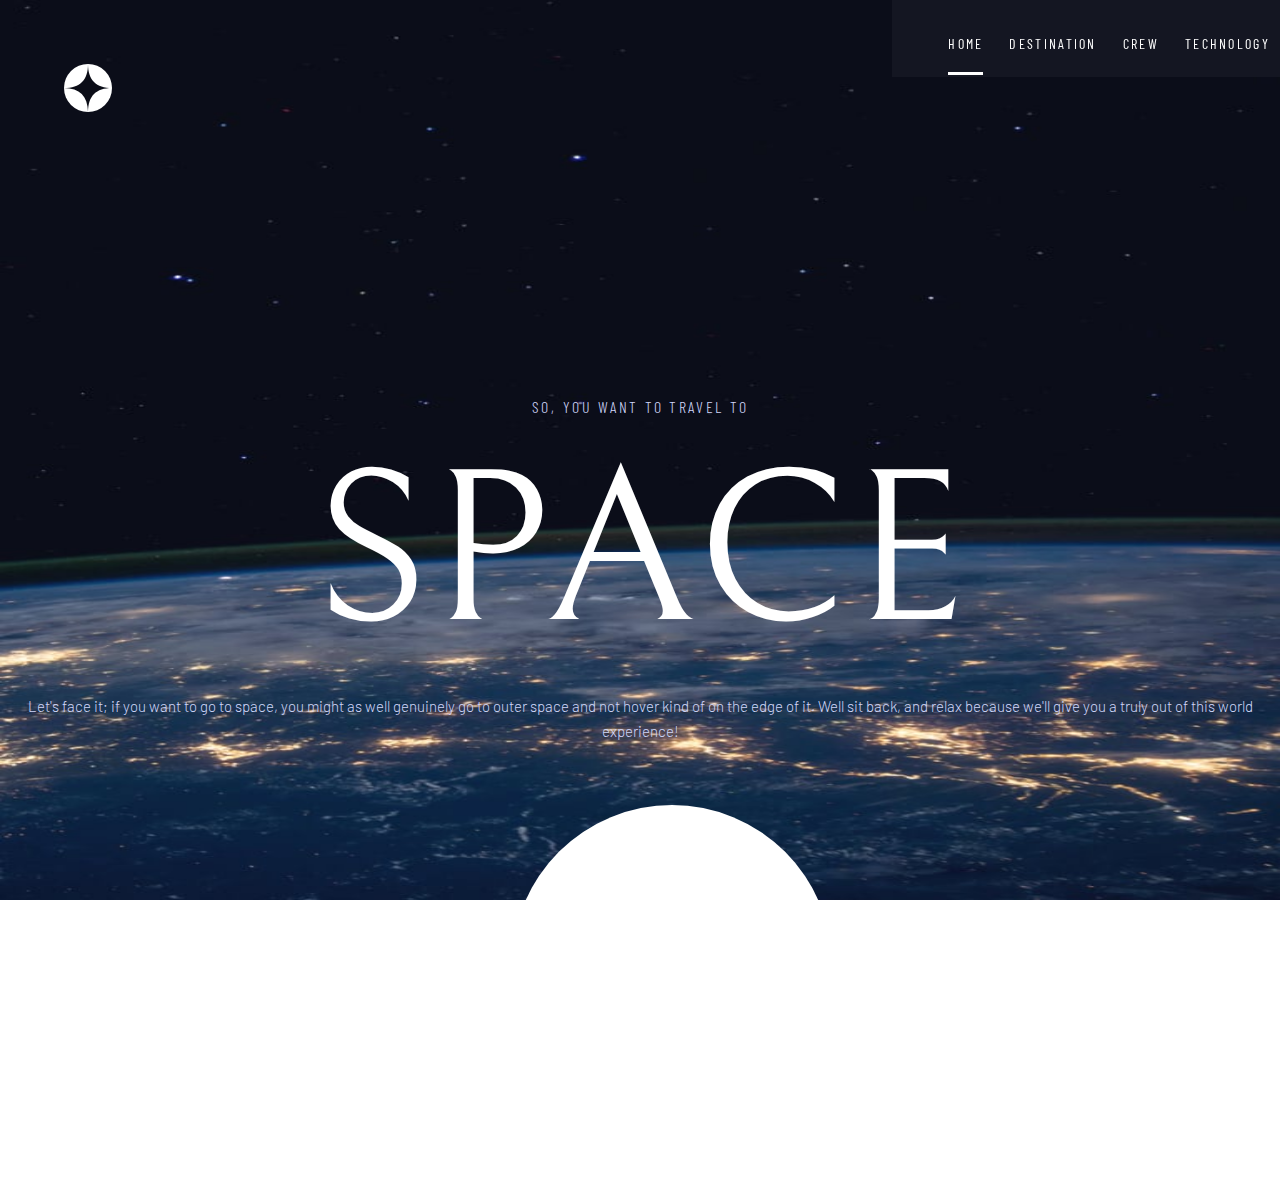
<file: index.html>
<!DOCTYPE html>
<html lang="en">

<head>
    <meta charset="UTF-8">
    <meta http-equiv="X-UA-Compatible" content="IE=edge">
    <meta name="viewport" content="width=device-width, initial-scale=1.0">
    <link rel="stylesheet" href="styles.css">
    <link rel="preconnect" href="https://fonts.googleapis.com">
    <link rel="preconnect" href="https://fonts.gstatic.com" crossorigin>
    <link href="https://fonts.googleapis.com/css2?family=Barlow:wght@300;800&display=swap" rel="stylesheet">
    <link href="https://fonts.googleapis.com/css2?family=Bellefair&display=swap" rel="stylesheet">
    <link href="https://fonts.googleapis.com/css2?family=Barlow+Condensed:wght@400;800&display=swap" rel="stylesheet">
    <title>Frontend Mentor | Space-Tourism-Website</title>
</head>

<body>
    <img src="./starter-code/assets/home/background-home-desktop.jpg" alt="bg-desktop" id="bg-desktop">
    <img src="./starter-code/assets/home/background-home-mobile.jpg" alt="bg-mobile" id="bg-mobile">
    <img src="./starter-code/assets/home/background-home-tablet.jpg" alt="bg-tablet" id="bg-tablet">

    <header>
        <nav class="navbar">
            <div class="navbar-container container">
                <div>
                    <a href="index.html"><img src="./starter-code/assets/shared/logo.svg" alt="logo" class="logo"></a>
            </div>
                <input type="checkbox" name="" id="">
                <div class="hamburger-lines">
                    <span class="line line1"></span>
                    <span class="line line2"></span>
                    <span class="line line3"></span>
                </div>
                <div class="desktop-line"></div>
                <ul class="menu-items">
                    <li><a class="current" href="./index.html"><span>00</span>Home</a></li>
                    <li><a href="./destination-moon.html"><span>01</span>Destination</a></li>
                    <li><a href="./crew-commander.html"><span>02</span>Crew</a></li>
                    <li><a href="./technology-vehicle.html"><span>03</span>Technology</a></li>
                </ul>
            </div>
        </nav>
    </header>
    <main>
        <div class="content">
            <h2>SO, YOU WANT TO TRAVEL TO</h2>
            <h1>SPACE</h1>
            <p>Let's face it; if you want to go to space, you might as well genuinely go to outer space and not hover
                kind of on the edge of it. Well sit back, and relax because we'll give you a truly out of this world
                experience!</p>
        </div>
        <div class="explore-button">
           <a href="destination-moon.html"><input type="button" id="explore" name="explore" value="explore"></a>
        </div>
    </main>
</body>

</html>
</file>
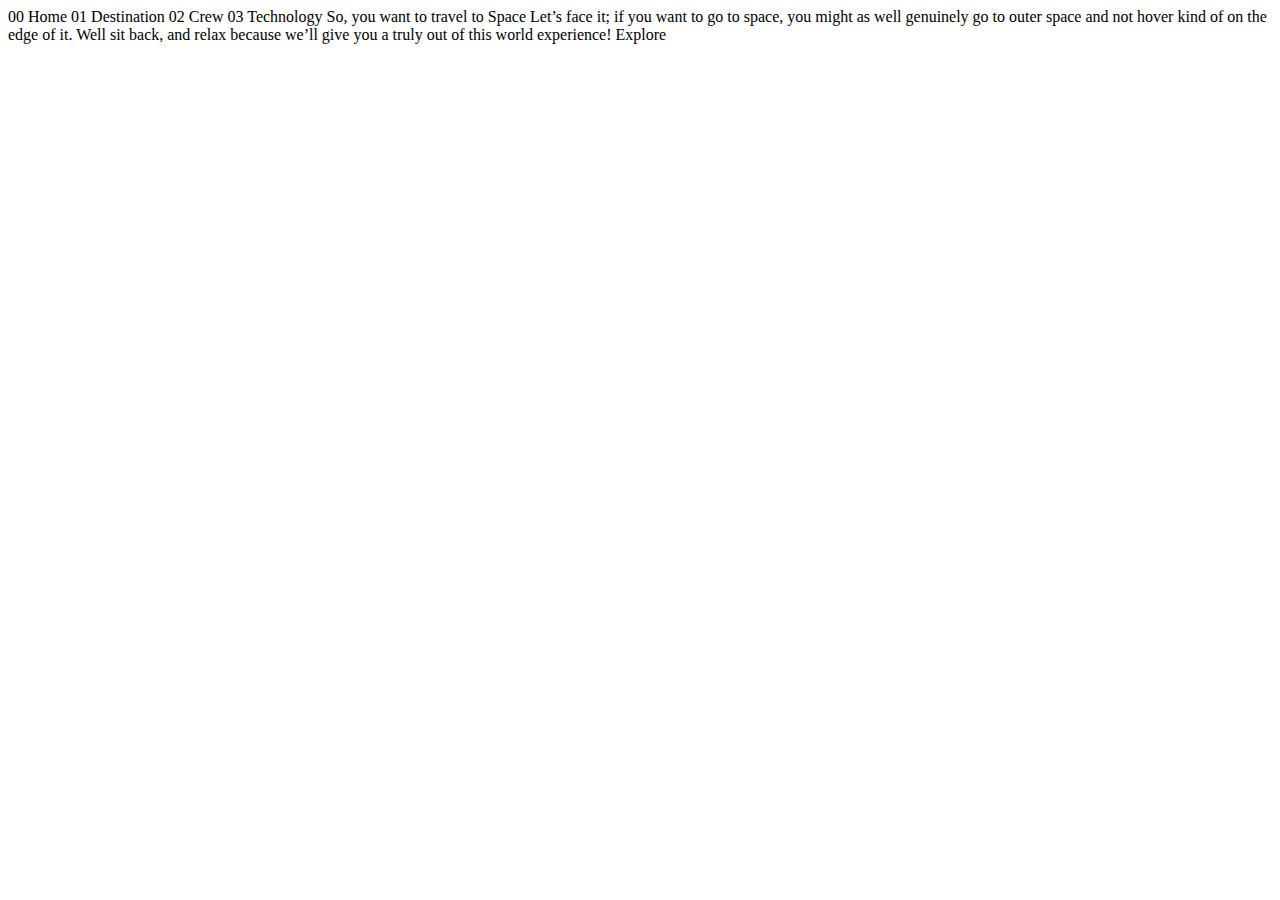
<file: starter-code/index.html>
<!DOCTYPE html>
<html lang="en">
<head>
  <meta charset="UTF-8">
  <meta name="viewport" content="width=device-width, initial-scale=1.0">

  <link rel="icon" type="image/png" sizes="32x32" href="./assets/favicon-32x32.png">
  
  <title>Frontend Mentor | Space tourism website</title>
</head>
<body>

  00 Home
  01 Destination
  02 Crew
  03 Technology

  So, you want to travel to
  Space
  Let’s face it; if you want to go to space, you might as well genuinely go to 
  outer space and not hover kind of on the edge of it. Well sit back, and relax 
  because we’ll give you a truly out of this world experience!

  Explore

</body>
</html>
</file>
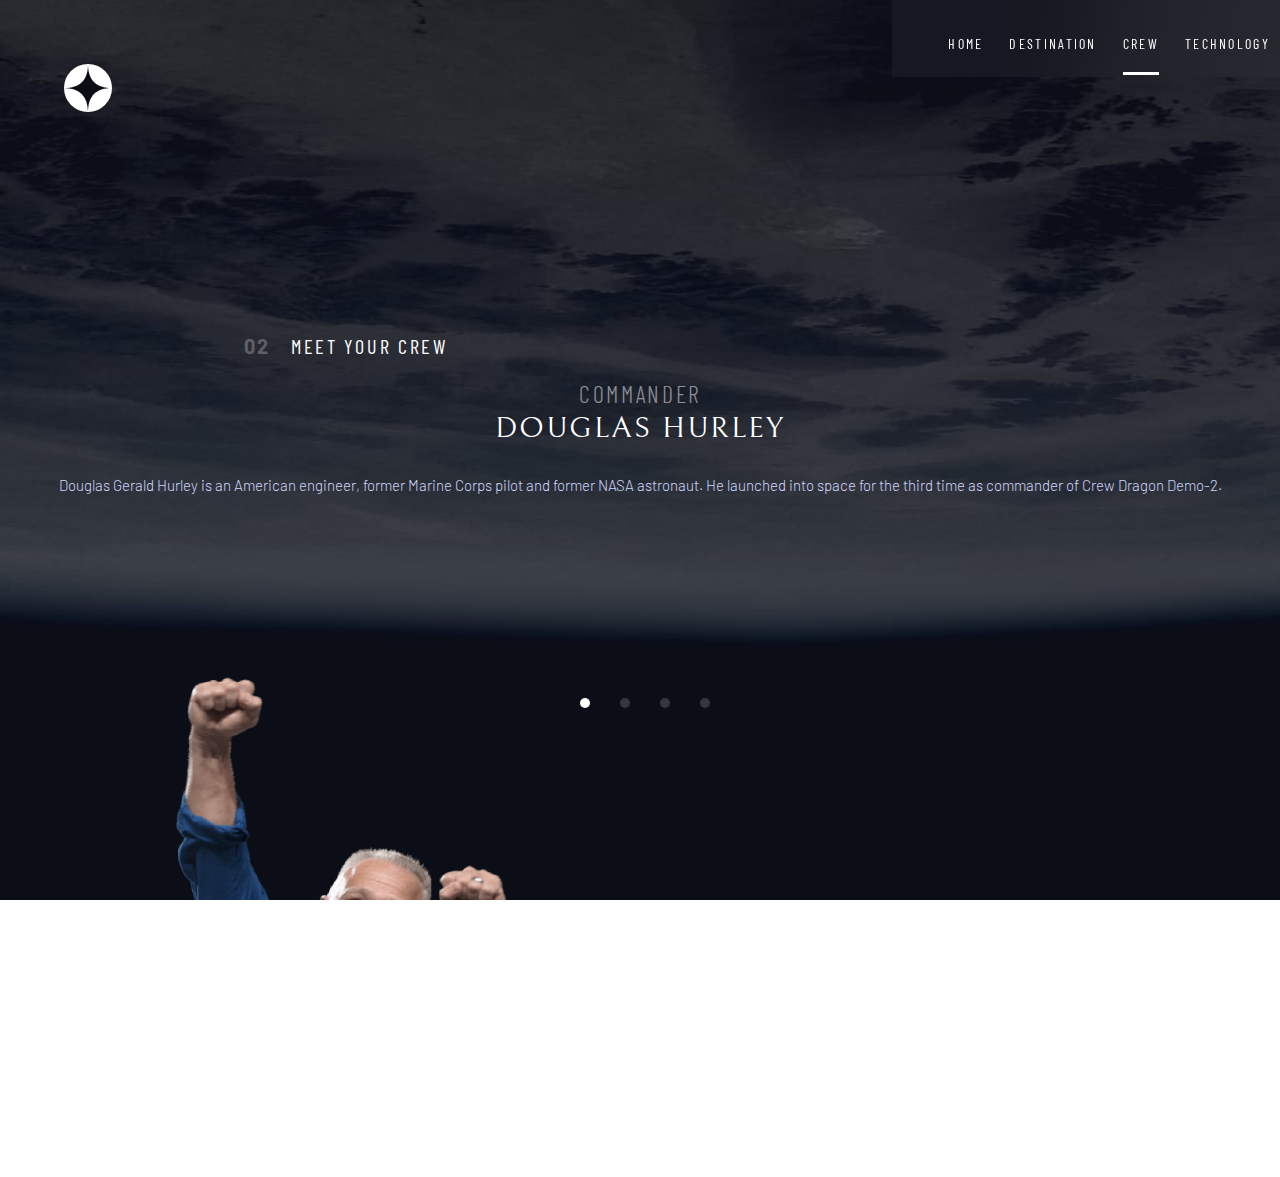
<file: crew-commander.html>
<!DOCTYPE html>
<html lang="en">
<head>
    <meta charset="UTF-8">
    <meta http-equiv="X-UA-Compatible" content="IE=edge">
    <meta name="viewport" content="width=device-width, initial-scale=1.0">
    <link rel="stylesheet" href="styles.css">
    <link rel="preconnect" href="https://fonts.googleapis.com">
<link rel="preconnect" href="https://fonts.gstatic.com" crossorigin>
<link href="https://fonts.googleapis.com/css2?family=Barlow:wght@300;800&display=swap" rel="stylesheet">
    <link href="https://fonts.googleapis.com/css2?family=Bellefair&display=swap" rel="stylesheet">
    <link href="https://fonts.googleapis.com/css2?family=Barlow+Condensed:wght@400;800&display=swap" rel="stylesheet">
    <title>Frontend Mentor | Space-Tourism-Website</title>
</head>
<body>
    <img src="./starter-code/assets/crew/background-crew-desktop.jpg" alt="background-crew-desktop" id="bg-desktop">
    <img src="./starter-code/assets/crew/background-crew-tablet.jpg" alt="background tablet crew" id="bg-tablet">
    <img src="./starter-code/assets/crew/background-crew-mobile.jpg" alt="background mobile crew" id="bg-mobile">
    <header>
        <nav class="navbar">
            <div class="navbar-container container">
                <div>
                    <a href="index.html"><img src="./starter-code/assets/shared/logo.svg" alt="logo" class="logo"></a>
            </div>
                <input type="checkbox" name="" id="">
                <div class="hamburger-lines">
                    <span class="line line1"></span>
                    <span class="line line2"></span>
                    <span class="line line3"></span>
                </div>
                <div class="desktop-line"></div>
                <ul class="menu-items">
                    <li><a href="./index.html"><span>00</span>Home</a></li>
                    <li><a href="./destination-moon.html"><span>01</span>Destination</a></li>
                    <li><a class="current" href="./crew-commander.html"><span>02</span>Crew</a></li>
                    <li><a href="./technology-vehicle.html"><span>03</span>Technology</a></li>
                </ul>
            </div>
        </nav>
    </header>

        <main>
        <div id="header-destination">
        <h2><span>02</span>MEET YOUR CREW</h2>
        <img src="./starter-code/assets/crew/image-douglas-hurley.png" alt="Image Douglas Hurley" id="crew-image">
        <div class="break-line-crew"></div>
        </div>
        <div class="crew">
            <ul>
                <li><a href="./crew-commander.html" class="point-main"><span class="point"></span></a></li>
                <li><a href="./crew-specialist.html"><span class="point"></span></a></li>
                <li><a href="./crew-pilot.html"><span class="point"></span></a></li>
                <li><a href="./crew-engineer.html"><span class="point"></span></a></li>
            </ul>
        </div>
        <div id="crew-info">
            <h2>Commander</h2>
            <h1>Douglas Hurley</h1>
            <p>Douglas Gerald Hurley is an American engineer, former Marine Corps pilot and former NASA astronaut. He launched into space for the third time as commander of Crew Dragon Demo-2.</p>
        </div> 
    </main>
</body>
</html>
</file>
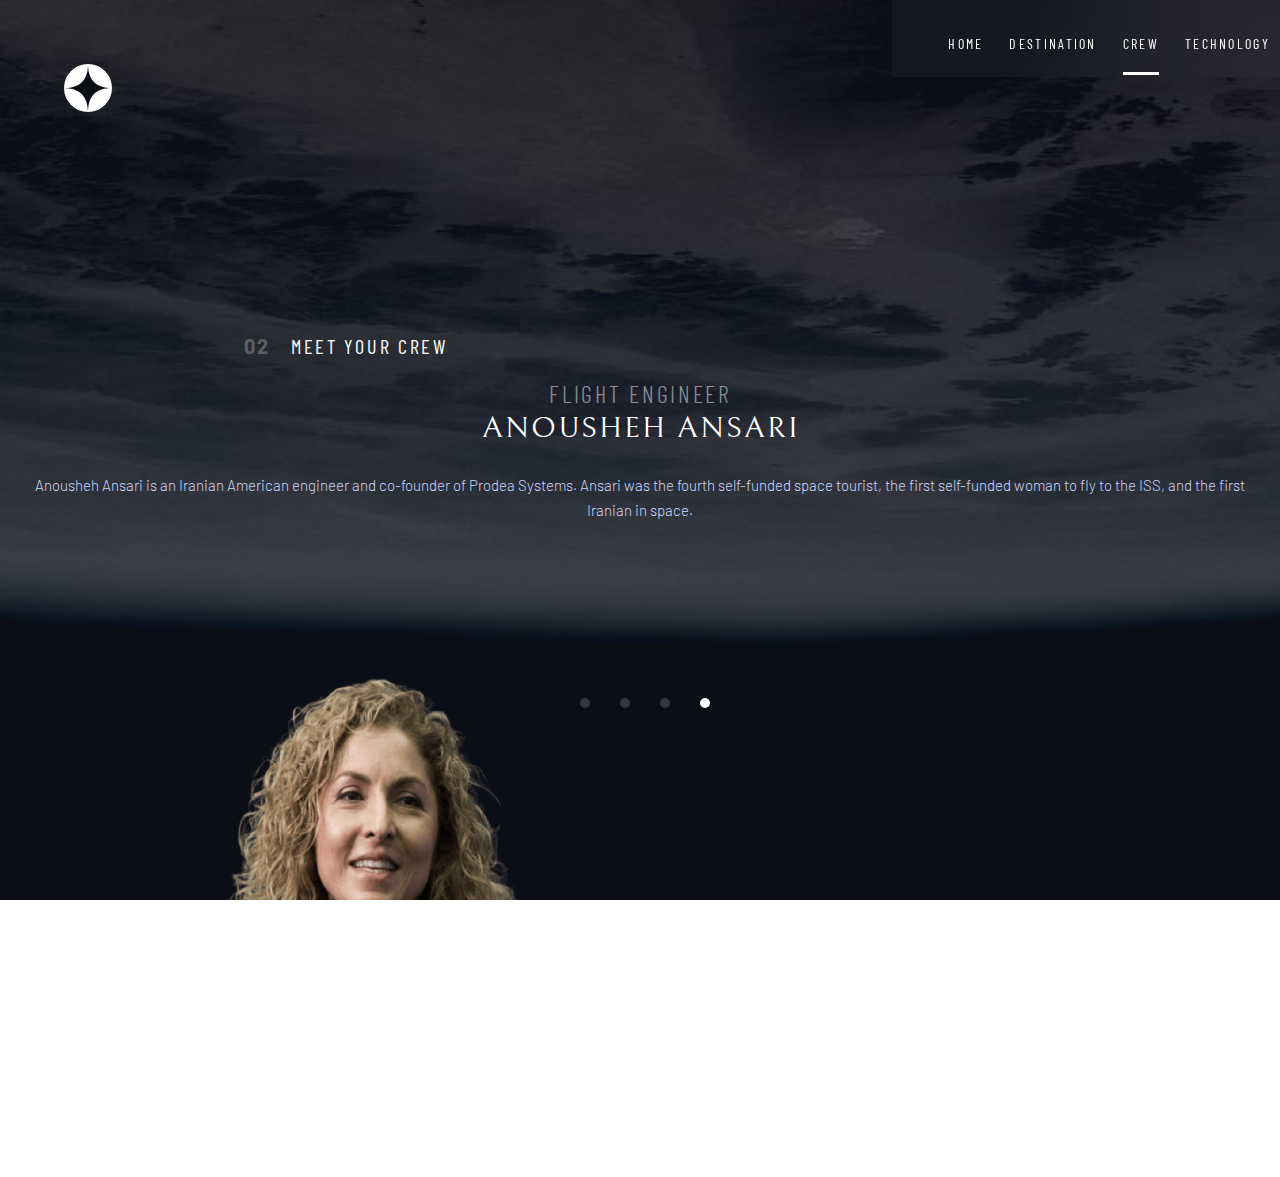
<file: crew-engineer.html>
<!DOCTYPE html>
<html lang="en">
<head>
    <meta charset="UTF-8">
    <meta http-equiv="X-UA-Compatible" content="IE=edge">
    <meta name="viewport" content="width=device-width, initial-scale=1.0">
    <link rel="stylesheet" href="styles.css">
    <link rel="preconnect" href="https://fonts.googleapis.com">
<link rel="preconnect" href="https://fonts.gstatic.com" crossorigin>
<link href="https://fonts.googleapis.com/css2?family=Barlow:wght@300;800&display=swap" rel="stylesheet">
    <link href="https://fonts.googleapis.com/css2?family=Bellefair&display=swap" rel="stylesheet">
    <link href="https://fonts.googleapis.com/css2?family=Barlow+Condensed:wght@400;800&display=swap" rel="stylesheet">
    <title>Frontend Mentor | Space-Tourism-Website</title>
</head>
<body>
    <img src="./starter-code/assets/crew/background-crew-desktop.jpg" alt="background-crew-desktop" id="bg-desktop">
    <img src="./starter-code/assets/crew/background-crew-tablet.jpg" alt="background tablet crew" id="bg-tablet">
    <img src="./starter-code/assets/crew/background-crew-mobile.jpg" alt="background mobile crew" id="bg-mobile">
    <header>
        <nav class="navbar">
            <div class="navbar-container container">
                <div>
                    <a href="index.html"><img src="./starter-code/assets/shared/logo.svg" alt="logo" class="logo"></a>
            </div>
                <input type="checkbox" name="" id="">
                <div class="hamburger-lines">
                    <span class="line line1"></span>
                    <span class="line line2"></span>
                    <span class="line line3"></span>
                </div>
                <div class="desktop-line"></div>
                <ul class="menu-items">
                    <li><a href="./index.html"><span>00</span>Home</a></li>
                    <li><a href="./destination-moon.html"><span>01</span>Destination</a></li>
                    <li><a class="current" href="./crew-commander.html"><span>02</span>Crew</a></li>
                    <li><a href="./technology-vehicle.html"><span>03</span>Technology</a></li>
                </ul>
            </div>
        </nav>
    </header>

        <main>
        <div id="header-destination">
        <h2><span>02</span>MEET YOUR CREW</h2>
        <img src="./starter-code/assets/crew/image-anousheh-ansari.png" alt="Image Anousheh Ansari" id="crew-image">
        <div class="break-line-crew"></div>
        </div>
        <div class="crew">
            <ul>
                <li><a href="./crew-commander.html"><span class="point"></span></a></li>
                <li><a href="./crew-specialist.html"><span class="point"></span></a></li>
                <li><a href="./crew-pilot.html"><span class="point"></span></a></li>
                <li><a href="./crew-engineer.html" class="point-main"><span class="point"></span></a></li>
            </ul>
        </div>
        <div id="crew-info">
            <h2>Flight Engineer</h2>
            <h1>Anousheh Ansari</h1>
            <p>Anousheh Ansari is an Iranian American engineer and co-founder of Prodea Systems. Ansari was the fourth self-funded space tourist, the first self-funded woman to fly to the ISS, and the first Iranian in space. </p>
        </div> 
    </main>
</body>
</html>
</file>
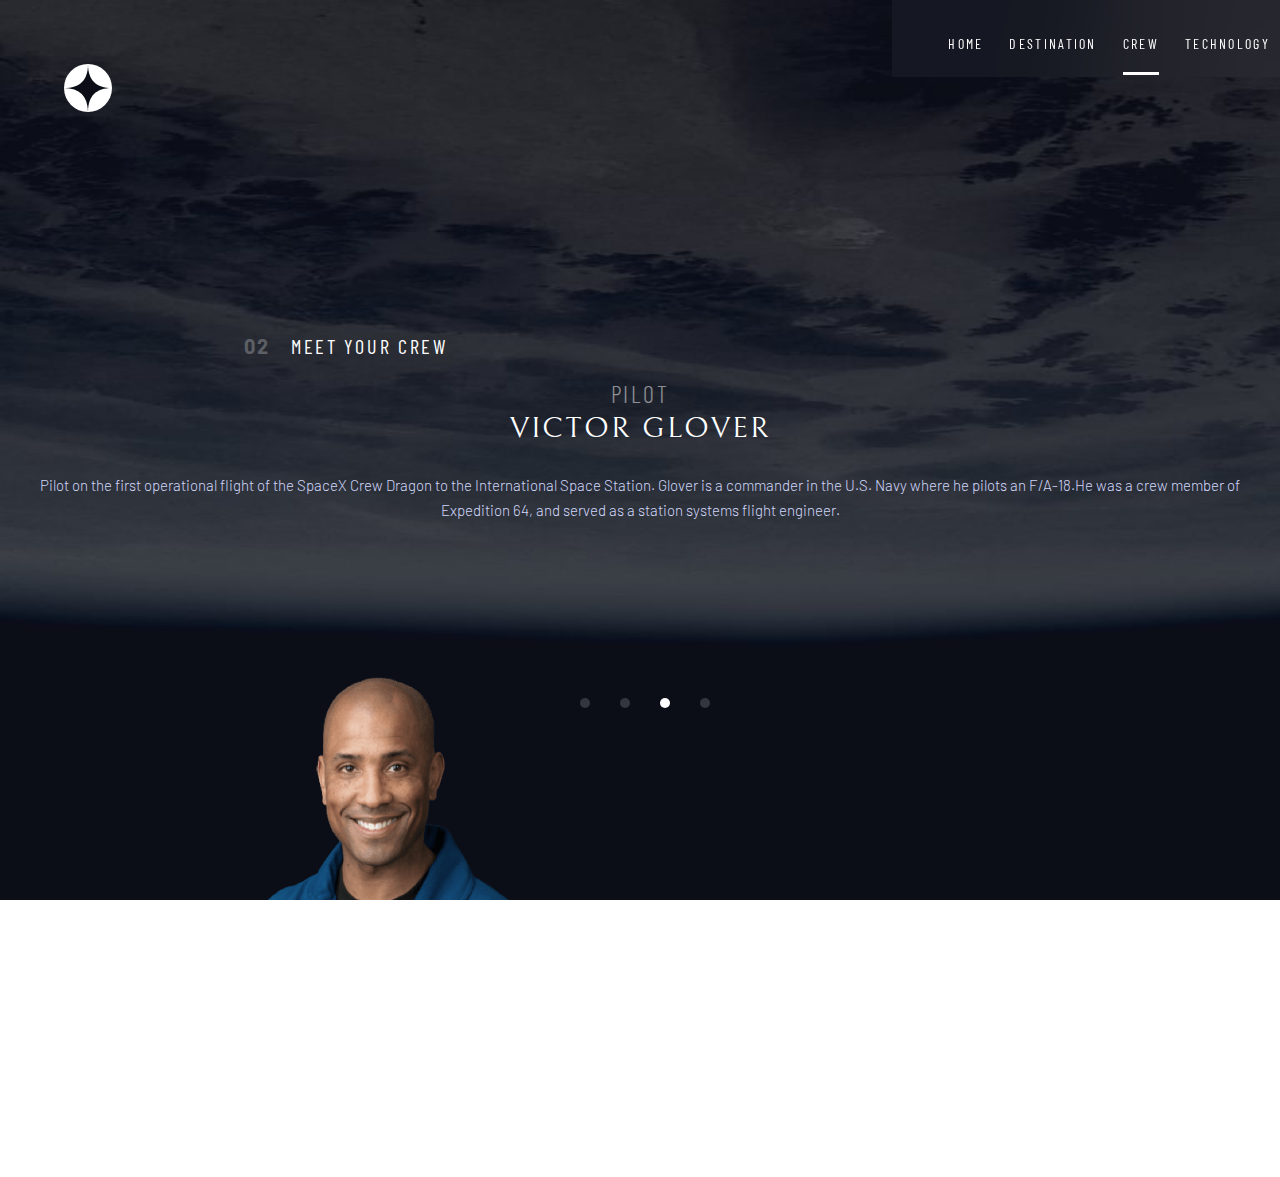
<file: crew-pilot.html>
<!DOCTYPE html>
<html lang="en">
<head>
    <meta charset="UTF-8">
    <meta http-equiv="X-UA-Compatible" content="IE=edge">
    <meta name="viewport" content="width=device-width, initial-scale=1.0">
    <link rel="stylesheet" href="styles.css">
    <link rel="preconnect" href="https://fonts.googleapis.com">
<link rel="preconnect" href="https://fonts.gstatic.com" crossorigin>
<link href="https://fonts.googleapis.com/css2?family=Barlow:wght@300;800&display=swap" rel="stylesheet">
    <link href="https://fonts.googleapis.com/css2?family=Bellefair&display=swap" rel="stylesheet">
    <link href="https://fonts.googleapis.com/css2?family=Barlow+Condensed:wght@400;800&display=swap" rel="stylesheet">
    <title>Frontend Mentor | Space-Tourism-Website</title>
</head>
<body>
    <img src="./starter-code/assets/crew/background-crew-desktop.jpg" alt="background-crew-desktop" id="bg-desktop">
    <img src="./starter-code/assets/crew/background-crew-tablet.jpg" alt="background tablet crew" id="bg-tablet">
    <img src="./starter-code/assets/crew/background-crew-mobile.jpg" alt="background mobile crew" id="bg-mobile">
    <header>
        <nav class="navbar">
            <div class="navbar-container container">
                <div>
                    <a href="index.html"><img src="./starter-code/assets/shared/logo.svg" alt="logo" class="logo"></a>
            </div>
                <input type="checkbox" name="" id="">
                <div class="hamburger-lines">
                    <span class="line line1"></span>
                    <span class="line line2"></span>
                    <span class="line line3"></span>
                </div>
                <div class="desktop-line"></div>
                <ul class="menu-items">
                    <li><a href="./index.html"><span>00</span>Home</a></li>
                    <li><a href="./destination-moon.html"><span>01</span>Destination</a></li>
                    <li><a class="current" href="./crew-commander.html"><span>02</span>Crew</a></li>
                    <li><a href="./technology-vehicle.html"><span>03</span>Technology</a></li>
                </ul>
            </div>
        </nav>
    </header>

        <main>
        <div id="header-destination">
        <h2><span>02</span>MEET YOUR CREW</h2>
        <img src="./starter-code/assets/crew/image-victor-glover.png" alt="Image Victor Glover" id="crew-image">
        <div class="break-line-crew"></div>
        </div>
        <div class="crew">
            <ul>
                <li><a href="./crew-commander.html"><span class="point"></span></a></li>
                <li><a href="./crew-specialist.html"><span class="point"></span></a></li>
                <li><a href="./crew-pilot.html" class="point-main"><span class="point"></span></a></li>
                <li><a href="./crew-engineer.html"><span class="point"></span></a></li>
            </ul>
        </div>
        <div id="crew-info">
            <h2>Pilot</h2>
            <h1>Victor Glover</h1>
            <p>Pilot on the first operational flight of the SpaceX Crew Dragon to the International Space Station. Glover is a commander in the U.S. Navy where he pilots an F/A-18.He was a crew member of Expedition 64, and served as a station systems flight engineer. </p>
        </div> 
    </main>
</body>
</html>
</file>
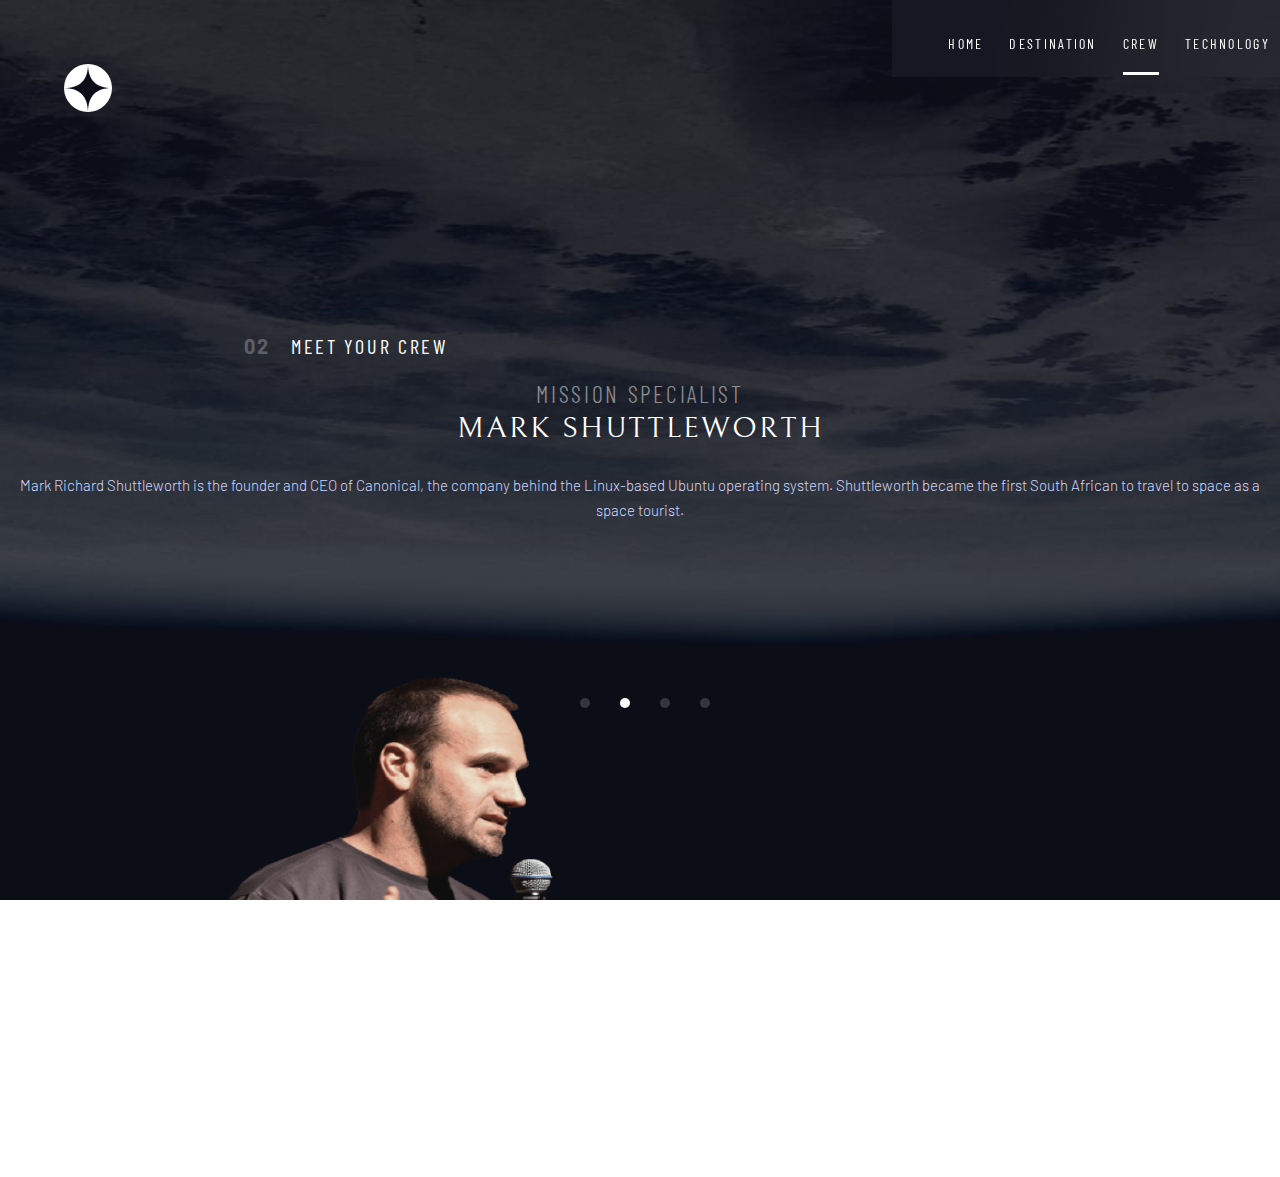
<file: crew-specialist.html>
<!DOCTYPE html>
<html lang="en">
<head>
    <meta charset="UTF-8">
    <meta http-equiv="X-UA-Compatible" content="IE=edge">
    <meta name="viewport" content="width=device-width, initial-scale=1.0">
    <link rel="stylesheet" href="styles.css">
    <link rel="preconnect" href="https://fonts.googleapis.com">
<link rel="preconnect" href="https://fonts.gstatic.com" crossorigin>
<link href="https://fonts.googleapis.com/css2?family=Barlow:wght@300;800&display=swap" rel="stylesheet">
    <link href="https://fonts.googleapis.com/css2?family=Bellefair&display=swap" rel="stylesheet">
    <link href="https://fonts.googleapis.com/css2?family=Barlow+Condensed:wght@400;800&display=swap" rel="stylesheet">
    <title>Frontend Mentor | Space-Tourism-Website</title>
</head>
<body>
    <img src="./starter-code/assets/crew/background-crew-desktop.jpg" alt="background-crew-desktop" id="bg-desktop">
    <img src="./starter-code/assets/crew/background-crew-tablet.jpg" alt="background tablet crew" id="bg-tablet">
    <img src="./starter-code/assets/crew/background-crew-mobile.jpg" alt="background mobile crew" id="bg-mobile">
    <header>
        <nav class="navbar">
            <div class="navbar-container container">
                <div>
                    <a href="index.html"><img src="./starter-code/assets/shared/logo.svg" alt="logo" class="logo"></a>
            </div>
                <input type="checkbox" name="" id="">
                <div class="hamburger-lines">
                    <span class="line line1"></span>
                    <span class="line line2"></span>
                    <span class="line line3"></span>
                </div>
                <div class="desktop-line"></div>
                <ul class="menu-items">
                    <li><a href="./index.html"><span>00</span>Home</a></li>
                    <li><a href="./destination-moon.html"><span>01</span>Destination</a></li>
                    <li><a class="current" href="./crew-commander.html"><span>02</span>Crew</a></li>
                    <li><a href="./technology-vehicle.html"><span>03</span>Technology</a></li>
                </ul>
            </div>
        </nav>
    </header>

        <main>
        <div id="header-destination">
        <h2><span>02</span>MEET YOUR CREW</h2>
        <img src="./starter-code/assets/crew/image-mark-shuttleworth.png" alt="Image Mark Shuttleworth" id="crew-image">
        <div class="break-line-crew"></div>
        </div>
        <div class="crew">
            <ul>
                <li><a href="./crew-commander.html"><span class="point"></span></a></li>
                <li><a href="./crew-specialist.html" class="point-main"><span class="point"></span></a></li>
                <li><a href="./crew-pilot.html"><span class="point"></span></a></li>
                <li><a href="./crew-engineer.html"><span class="point"></span></a></li>
            </ul>
        </div>
        <div id="crew-info">
            <h2>Mission Specialist</h2>
            <h1>Mark ShuttleWorth</h1>
            <p>Mark Richard Shuttleworth is the founder and CEO of Canonical, the company behind the Linux-based Ubuntu operating system. Shuttleworth became the first South African to travel to space as a space tourist.</p>
        </div> 
    </main>
</body>
</html>
</file>
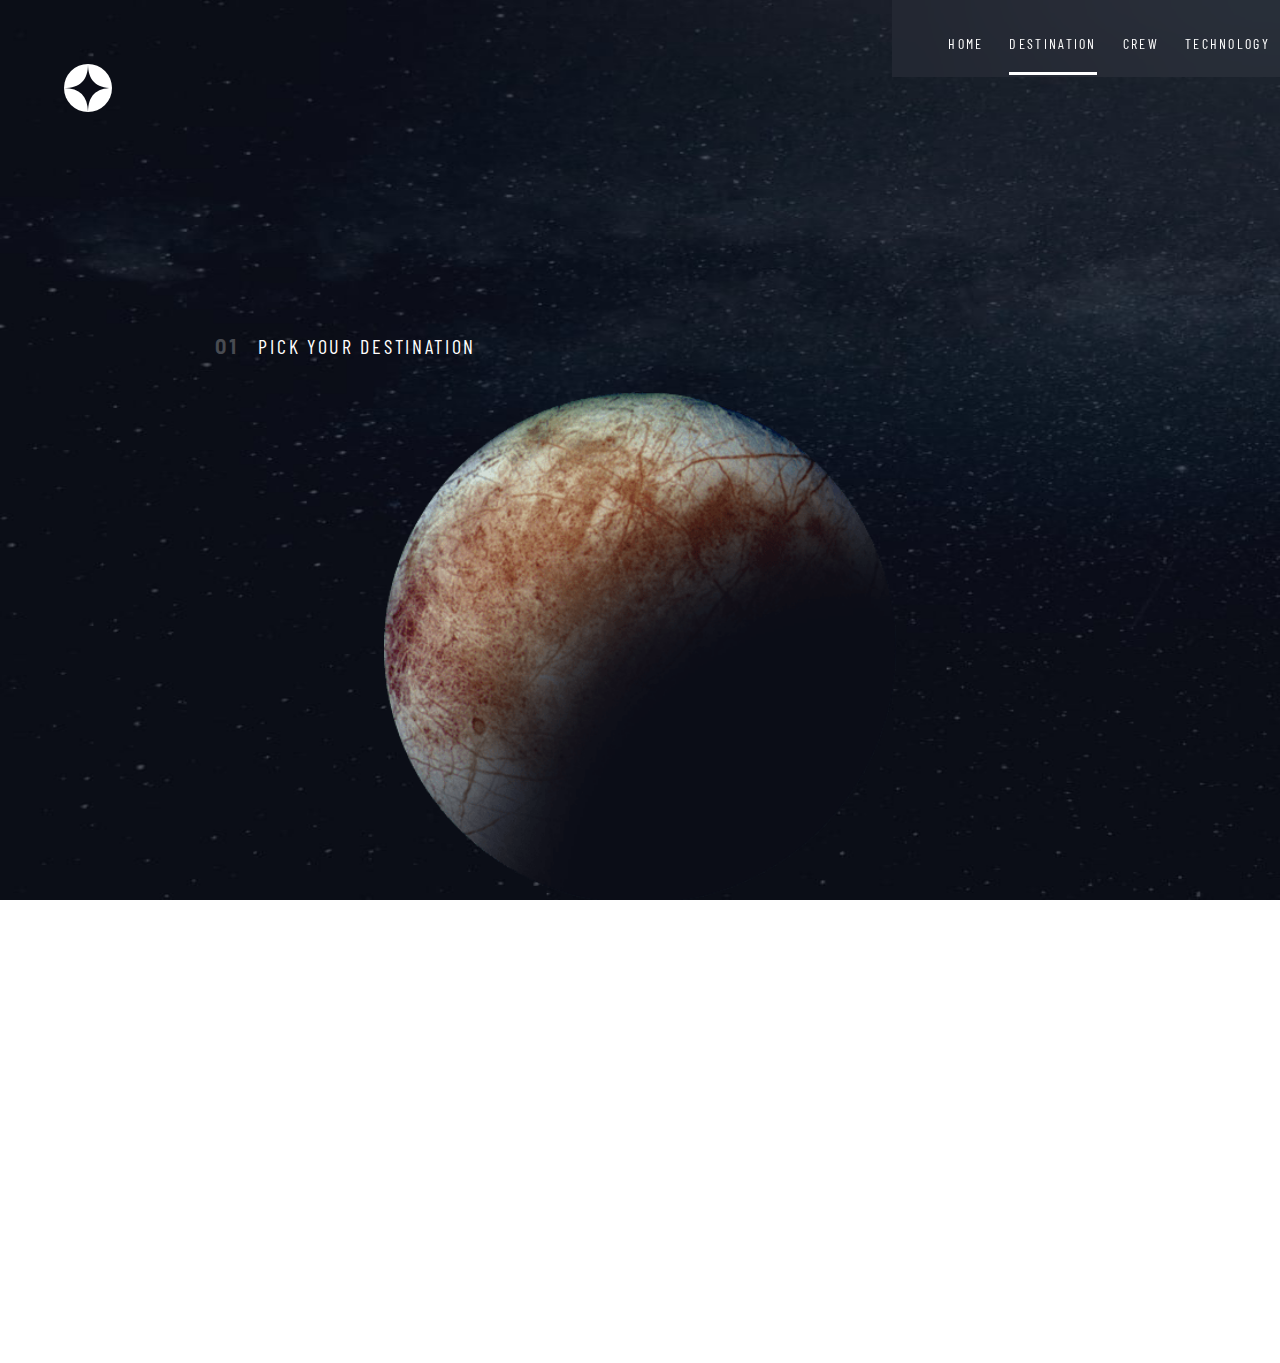
<file: destination-europa.html>
<!DOCTYPE html>
<html lang="en">
<head>
    <meta charset="UTF-8">
    <meta http-equiv="X-UA-Compatible" content="IE=edge">
    <meta name="viewport" content="width=device-width, initial-scale=1.0">
    <link rel="stylesheet" href="styles.css">
    <link rel="preconnect" href="https://fonts.googleapis.com">
<link rel="preconnect" href="https://fonts.gstatic.com" crossorigin>
<link href="https://fonts.googleapis.com/css2?family=Barlow:wght@300;800&display=swap" rel="stylesheet">
    <link href="https://fonts.googleapis.com/css2?family=Bellefair&display=swap" rel="stylesheet">
    <link href="https://fonts.googleapis.com/css2?family=Barlow+Condensed:wght@400;800&display=swap" rel="stylesheet">
    <title>Frontend Mentor | Space-Tourism-Website</title>
</head>
<body>
    <img src="./starter-code/assets/destination/background-destination-desktop.jpg" alt="background desktop destination" id="bg-desktop">
    <img src="./starter-code/assets/destination/background-destination-tablet.jpg" alt="background tablet destination" id="bg-tablet">
    <img src="./starter-code/assets/destination/background-destination-mobile.jpg" alt="background mobile destination" id="bg-mobile">
    <header>
        <nav class="navbar">
            <div class="navbar-container container">
                <div>
                    <a href="index.html"><img src="./starter-code/assets/shared/logo.svg" alt="logo" class="logo"></a>
            </div>
                <input type="checkbox" name="" id="">
                <div class="hamburger-lines">
                    <span class="line line1"></span>
                    <span class="line line2"></span>
                    <span class="line line3"></span>
                </div>
                <div class="desktop-line"></div>
                <ul class="menu-items">
                    <li><a href="./index.html"><span>00</span>Home</a></li>
                    <li><a class="current" href="./destination-moon.html"><span>01</span>Destination</a></li>
                    <li><a href="./crew-commander.html"><span>02</span>Crew</a></li>
                    <li><a href="./technology-vehicle.html"><span>03</span>Technology</a></li>
                </ul>
            </div>
        </nav>
    </header>

        <main>
        <div id="header-destination">
        <h2><span>01</span>PICK YOUR DESTINATION</h2>
        <img src="./starter-code/assets/destination/image-europa.png" alt="Image Europa">
        </div>
        <div class="destinations">
            <ul>
                <li><a href="./destination-moon.html">Moon</a></li>
                <li><a href="./destination-mars.html">Mars</a></li>
                <li><a href="./destination-europa.html"><span>Europa</span></a></li>
                <li><a href="./destination-titan.html">Titan</a></li>
            </ul>
        </div>
        <div id="content">
            <h1>Europa</h1>
            <p>The smallest of the four Galilean moons orbiting Jupiter, Europa is a winter lover's dream. With an icy surface, it's perfect for a bit of ice skating, curling, hockey, or simple relaxtion in your snug wintery cabin.</p>
        </div> 
        <div class="break-line"></div>
        <div class="infos">
            <div class="KM"><h3>Avg. Distance</h3>
                <p>628 Mil. Km</p></div>
                <div class="time"><h3>EST. Travel Time</h3>
                    <p>3 Years</p></div>
        </div>
    </main>
</body>
</html>
</file>
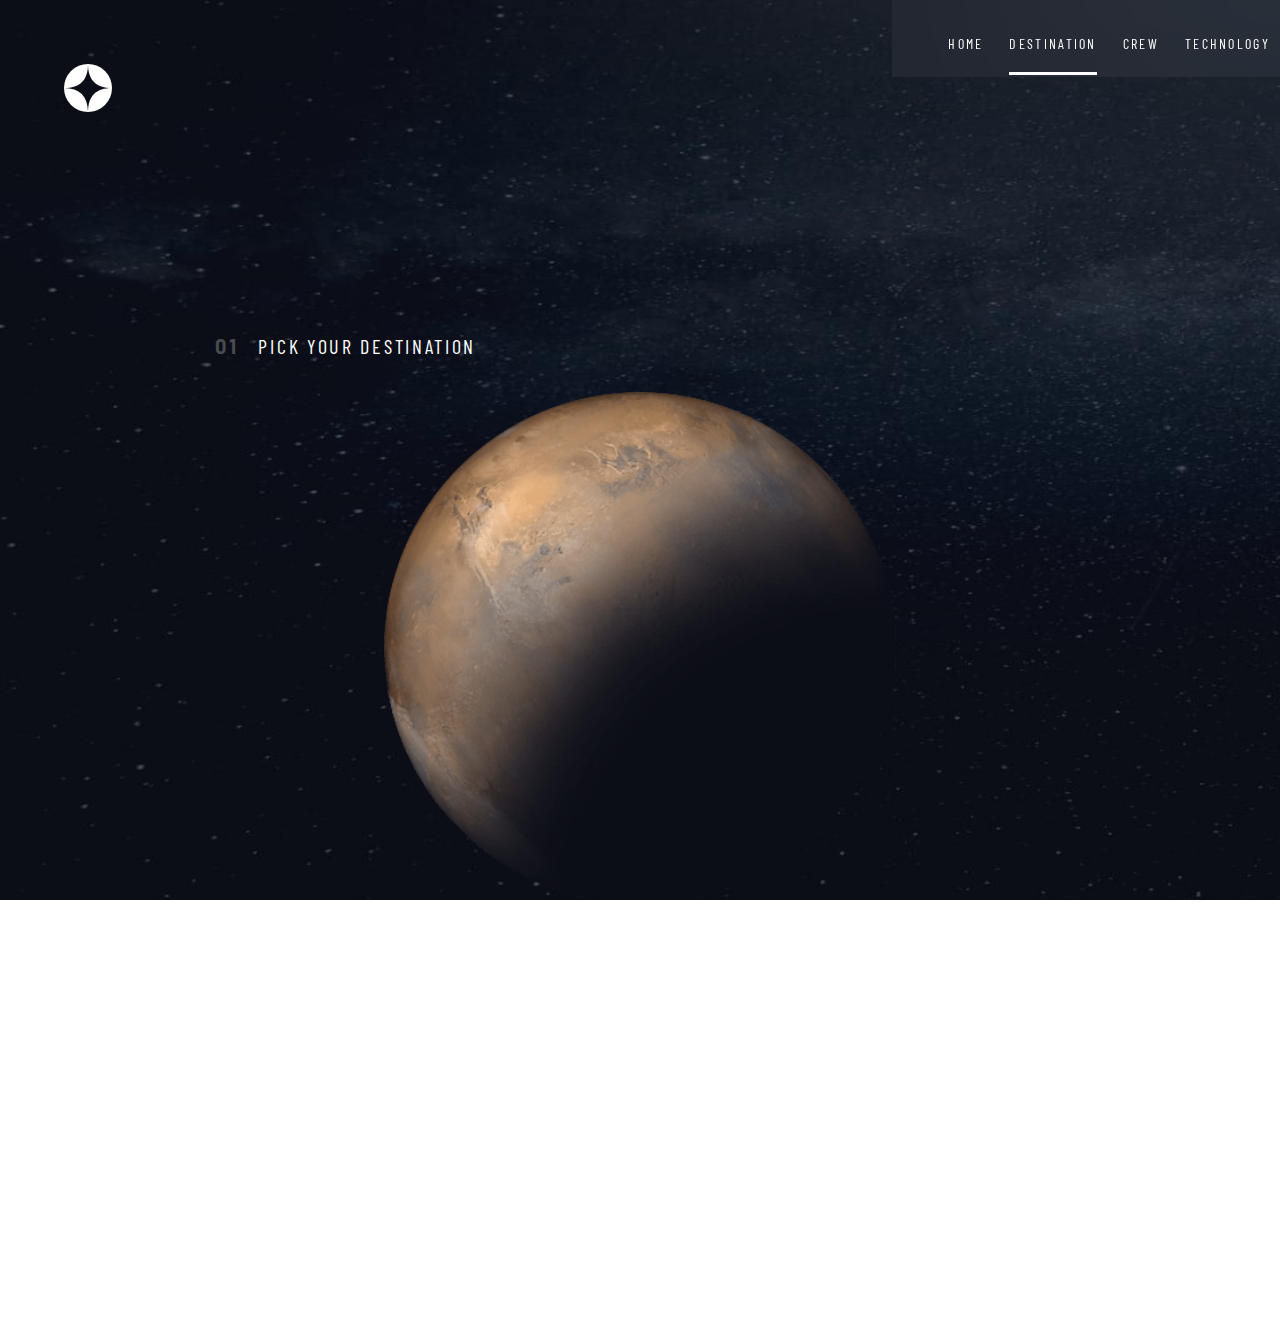
<file: destination-mars.html>
<!DOCTYPE html>
<html lang="en">

<head>
    <meta charset="UTF-8">
    <meta http-equiv="X-UA-Compatible" content="IE=edge">
    <meta name="viewport" content="width=device-width, initial-scale=1.0">
    <link rel="stylesheet" href="styles.css">
    <link rel="preconnect" href="https://fonts.googleapis.com">
    <link rel="preconnect" href="https://fonts.gstatic.com" crossorigin>
    <link href="https://fonts.googleapis.com/css2?family=Barlow:wght@300;800&display=swap" rel="stylesheet">
    <link href="https://fonts.googleapis.com/css2?family=Bellefair&display=swap" rel="stylesheet">
    <link href="https://fonts.googleapis.com/css2?family=Barlow+Condensed:wght@400;800&display=swap" rel="stylesheet">
    <title>Frontend Mentor | Space-Tourism-Website</title>
</head>

<body>
    <img src="./starter-code/assets/destination/background-destination-desktop.jpg" alt="background desktop destination" id="bg-desktop">
    <img src="./starter-code/assets/destination/background-destination-tablet.jpg" alt="background tablet destination"
        id="bg-tablet">
    <img src="./starter-code/assets/destination/background-destination-mobile.jpg" alt="background mobile destination"
        id="bg-mobile">
    <header>
        <nav class="navbar">
            <div class="navbar-container container">
                <div>
                    <a href="index.html"><img src="./starter-code/assets/shared/logo.svg" alt="logo" class="logo"></a>
                </div>
                <input type="checkbox" name="" id="">
                <div class="hamburger-lines">
                    <span class="line line1"></span>
                    <span class="line line2"></span>
                    <span class="line line3"></span>
                </div>
                <div class="desktop-line"></div>
                <ul class="menu-items">
                    <li><a href="./index.html"><span>00</span>Home</a></li>
                    <li><a class="current" href="./destination-moon.html"><span>01</span>Destination</a></li>
                    <li><a href="./crew-commander.html"><span>02</span>Crew</a></li>
                    <li><a href="./technology-vehicle.html"><span>03</span>Technology</a></li>
                </ul>
            </div>
        </nav>
    </header>

    <main>
        <div id="header-destination">
            <h2><span>01</span>PICK YOUR DESTINATION</h2>
            <img src="./starter-code/assets/destination/image-mars.png" alt="Image Mars">
        </div>
        <div class="destinations">
            <ul>
                <li><a href="./destination-moon.html">Moon</a></li>
                <li><a href="./destination-mars.html"><span>Mars</span></a></li>
                <li><a href="./destination-europa.html">Europa</a></li>
                <li><a href="./destination-titan.html">Titan</a></li>
            </ul>
        </div>
        <div id="content">
            <h1>Mars</h1>
            <p>Don't forget to pack your hiking boots. You'll need them to tackle Olympus Mons, the tallest planetary
                mountain in our solar system. It's two and a half times the size of Everest!</p>
        </div>
        <div class="break-line"></div>
        <div class="infos">
            <div class="KM">
                <h3>Avg. Distance</h3>
                <p>225 Mil. KM</p>
            </div>
            <div class="time">
                <h3>EST. Travel Time</h3>
                <p>9 Months</p>
            </div>

        </div>
    </main>
</body>

</html>
</file>
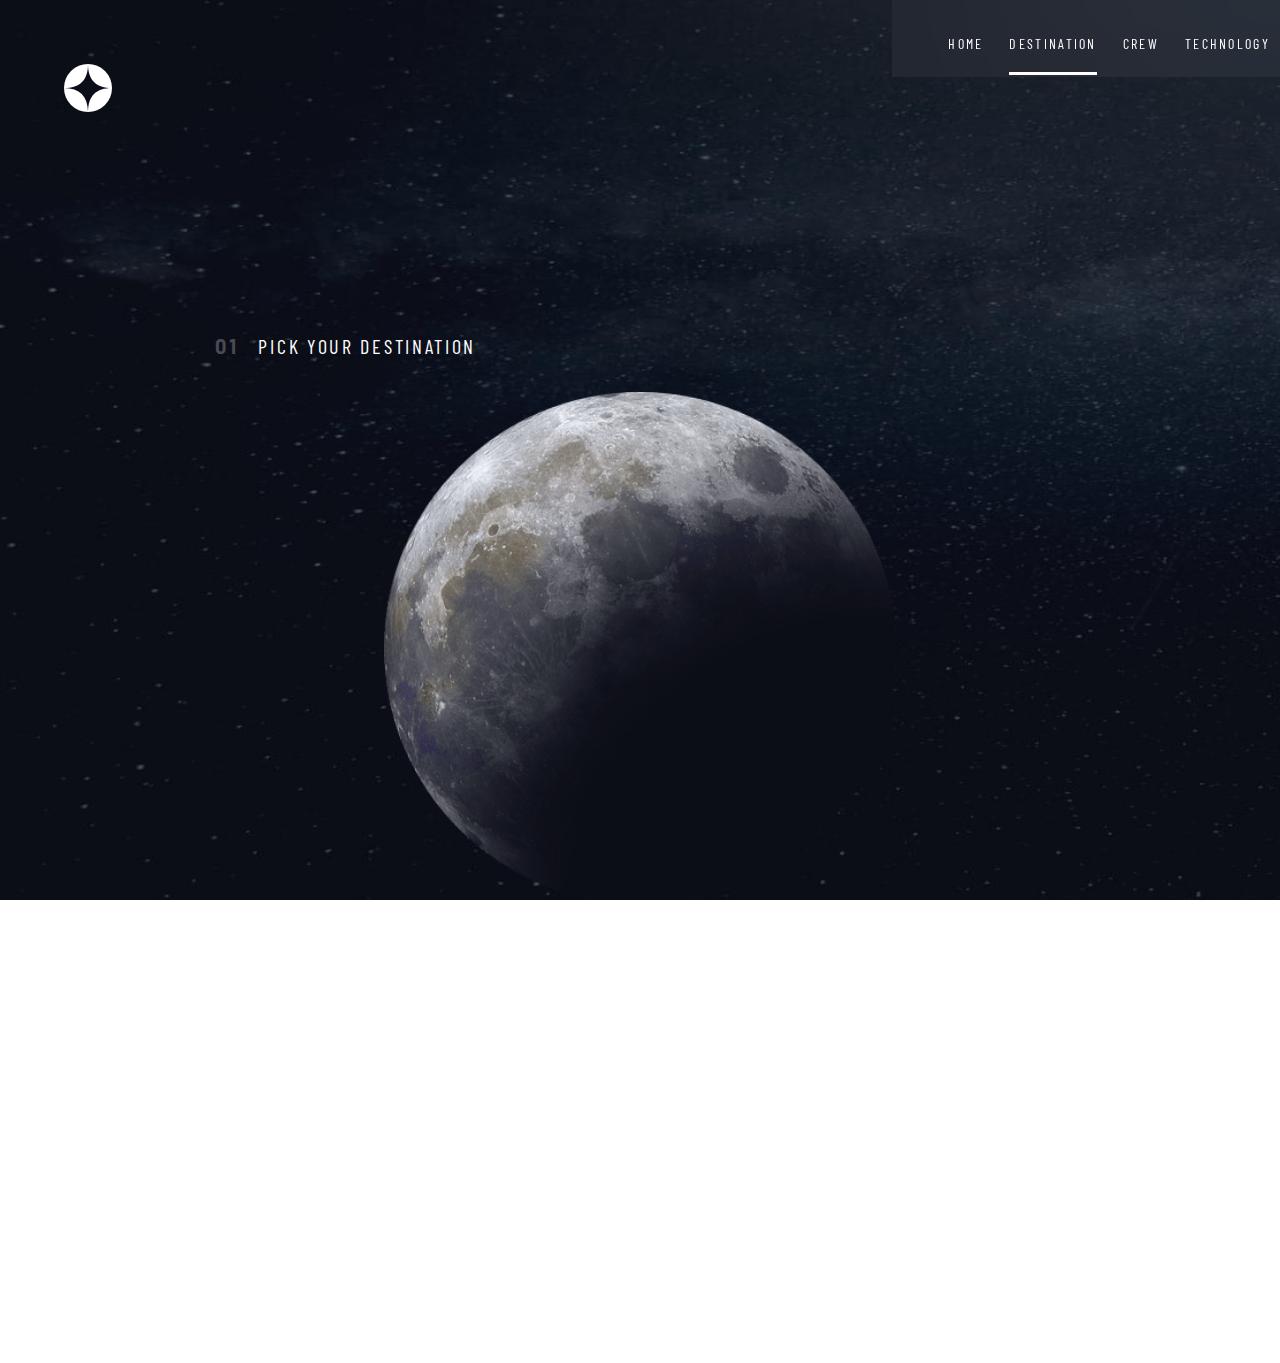
<file: destination-moon.html>
<!DOCTYPE html>
<html lang="en">
<head>
    <meta charset="UTF-8">
    <meta http-equiv="X-UA-Compatible" content="IE=edge">
    <meta name="viewport" content="width=device-width, initial-scale=1.0">
    <link rel="stylesheet" href="styles.css">
    <link rel="preconnect" href="https://fonts.googleapis.com">
<link rel="preconnect" href="https://fonts.gstatic.com" crossorigin>
<link href="https://fonts.googleapis.com/css2?family=Barlow:wght@300;800&display=swap" rel="stylesheet">
    <link href="https://fonts.googleapis.com/css2?family=Bellefair&display=swap" rel="stylesheet">
    <link href="https://fonts.googleapis.com/css2?family=Barlow+Condensed:wght@400;800&display=swap" rel="stylesheet">
    <title>Frontend Mentor | Space-Tourism-Website</title>
</head>
<body>
    <img src="./starter-code/assets/destination/background-destination-desktop.jpg" alt="background desktop destination" id="bg-desktop">
    <img src="./starter-code/assets/destination/background-destination-mobile.jpg" alt="background mobile destination" id="bg-mobile">
    <img src="./starter-code/assets/destination/background-destination-tablet.jpg" alt="background tablet destination" id="bg-tablet">
    <header>
        <nav class="navbar">
            <div class="navbar-container container">
                <div>
                    <a href="index.html"><img src="./starter-code/assets/shared/logo.svg" alt="logo" class="logo"></a>
            </div>
                <input type="checkbox" name="" id="">
                <div class="hamburger-lines">
                    <span class="line line1"></span>
                    <span class="line line2"></span>
                    <span class="line line3"></span>
                </div>
                <div class="desktop-line"></div>
                <ul class="menu-items">
                    <li><a href="./index.html"><span>00</span>Home</a></li>
                    <li><a class="current" href="./destination-moon.html"><span>01</span>Destination</a></li>
                    <li><a href="./crew-commander.html"><span>02</span>Crew</a></li>
                    <li><a href="./technology-vehicle.html"><span>03</span>Technology</a></li>
                </ul>
            </div>
        </nav>
    </header>

        <main>
        <div id="header-destination">
        <h2><span>01</span>PICK YOUR DESTINATION</h2>
        <img src="./starter-code/assets/destination/image-moon.png" alt="Image Moon">
    </div>
        <div class="destinations">
            <ul>
                <li><a href="./destination-moon.html"><span>Moon</span></a></li>
                <li><a href="./destination-mars.html">Mars</a></li>
                <li><a href="./destination-europa.html">Europa</a></li>
                <li><a href="./destination-titan.html">Titan</a></li>
            </ul>
        </div>
        <div id="content">
            <h1>Moon</h1>
            <p>See our planet as you've never seen it before. A perfect relaxing trip away to help regain prespective and come back refreshed. While you're there, take in some history by visiting the Luna 2 and Apollo 11 landing sites.</p>
        </div> 
        <div class="break-line"></div>
        <div class="infos">
            <div class="KM">
                <h3>Avg. Distance</h3>
                <p>384,400 KM</p>
            </div>
            <div class="time">
                <h3>EST. Travel Time</h3>
        <p>3 Days</p>
            </div>
        </div>
    </main>
</body>
</html>
</file>
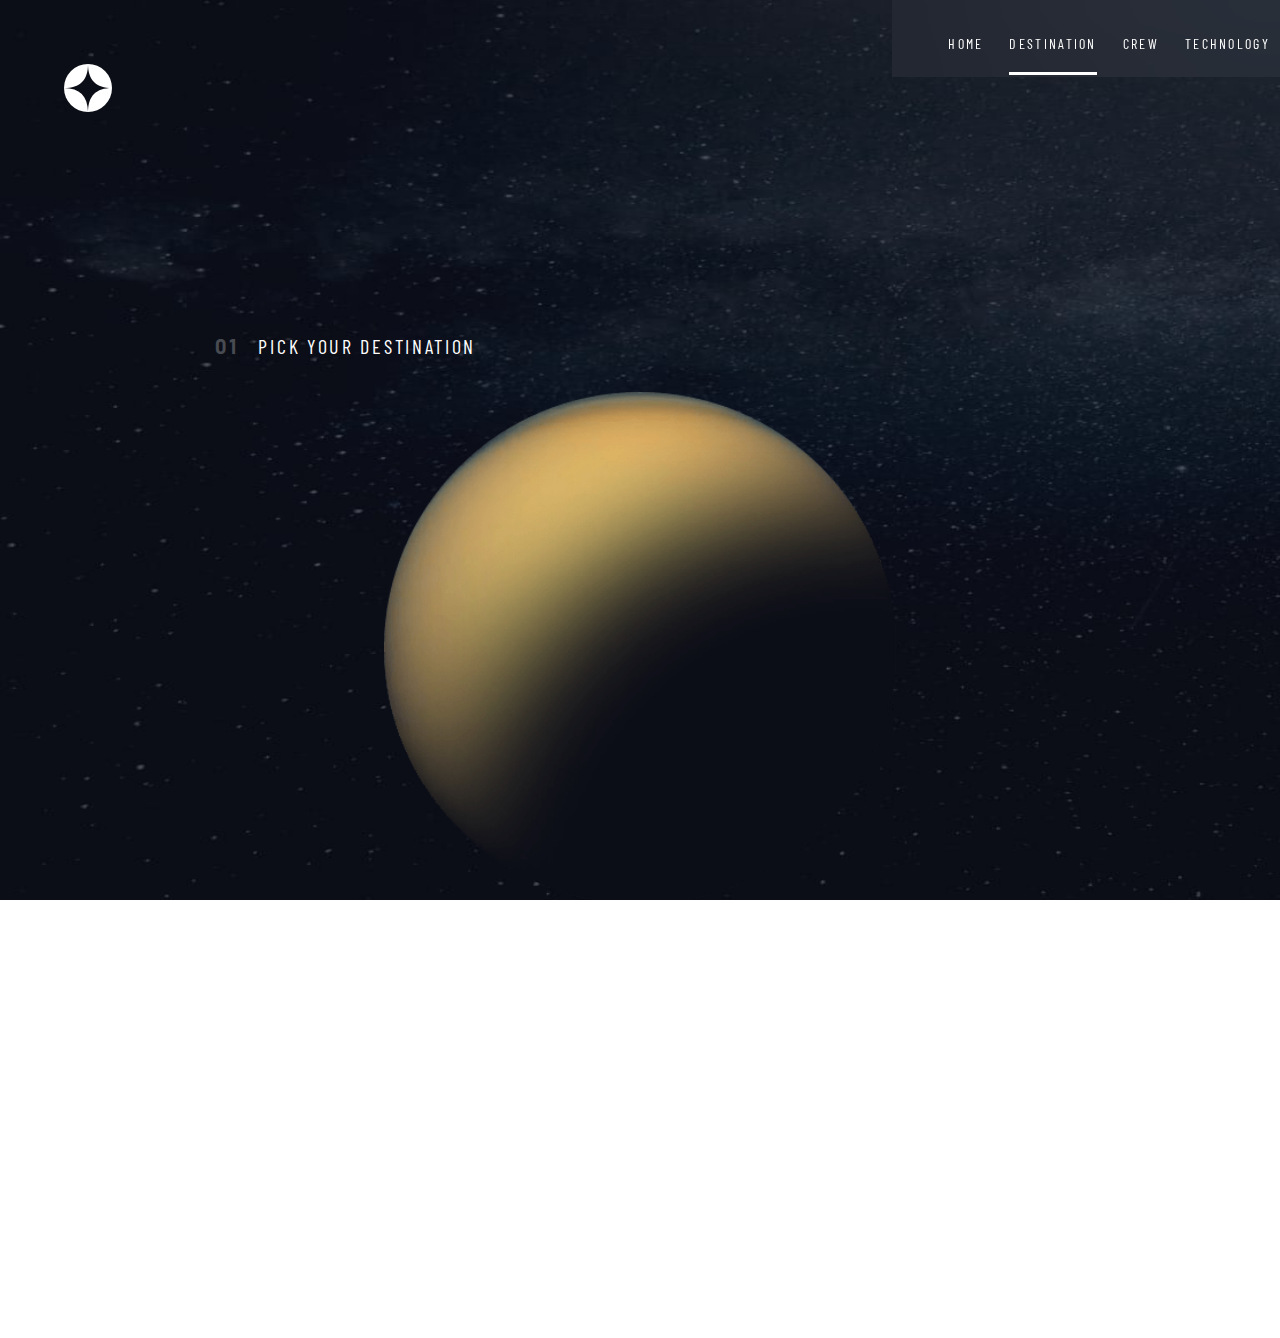
<file: destination-titan.html>
<!DOCTYPE html>
<html lang="en">
<head>
    <meta charset="UTF-8">
    <meta http-equiv="X-UA-Compatible" content="IE=edge">
    <meta name="viewport" content="width=device-width, initial-scale=1.0">
    <link rel="stylesheet" href="styles.css">
    <link rel="preconnect" href="https://fonts.googleapis.com">
<link rel="preconnect" href="https://fonts.gstatic.com" crossorigin>
<link href="https://fonts.googleapis.com/css2?family=Barlow:wght@300;800&display=swap" rel="stylesheet">
    <link href="https://fonts.googleapis.com/css2?family=Bellefair&display=swap" rel="stylesheet">
    <link href="https://fonts.googleapis.com/css2?family=Barlow+Condensed:wght@400;800&display=swap" rel="stylesheet">
    <title>Frontend Mentor | Space-Tourism-Website</title>
</head>
<body>
    <img src="./starter-code/assets/destination/background-destination-desktop.jpg" alt="background desktop destination" id="bg-desktop">
    <img src="./starter-code/assets/destination/background-destination-tablet.jpg" alt="background tablet destination" id="bg-tablet">
    <img src="./starter-code/assets/destination/background-destination-mobile.jpg" alt="background mobile destination" id="bg-mobile">
    <header>
        <nav class="navbar">
            <div class="navbar-container container">
                <div>
                    <a href="index.html"><img src="./starter-code/assets/shared/logo.svg" alt="logo" class="logo"></a>
            </div>
                <input type="checkbox" name="" id="">
                <div class="hamburger-lines">
                    <span class="line line1"></span>
                    <span class="line line2"></span>
                    <span class="line line3"></span>
                </div>
                <div class="desktop-line"></div>
                <ul class="menu-items">
                    <li><a href="./index.html"><span>00</span>Home</a></li>
                    <li><a class="current" href="./destination-moon.html"><span>01</span>Destination</a></li>
                    <li><a href="./crew-commander.html"><span>02</span>Crew</a></li>
                    <li><a href="./technology-vehicle.html"><span>03</span>Technology</a></li>
                </ul>
            </div>
        </nav>
    </header>

        <main>
        <div id="header-destination">
        <h2><span>01</span>PICK YOUR DESTINATION</h2>
        <img src="./starter-code/assets/destination/image-titan.png" alt="Image Titan">
        </div>
        <div class="destinations">
            <ul>
                <li><a href="./destination-moon.html">Moon</a></li>
                <li><a href="./destination-mars.html">Mars</a></li>
                <li><a href="./destination-europa.html">Europa</a></li>
                <li><a href="./destination-titan.html"><span>Titan</span></a></li>
            </ul>
        </div>
        <div id="content">
            <h1>Titan</h1>
            <p>The only moon known to have a dense atmosphere other than Earth. Titan is a home away from home (just a few hundred degrees colder!). As a bonus, you get striking views of the Rings of Saturn.</p>
        </div> 
        <div class="break-line"></div>
        <div class="infos">
            <div class="KM"><h3>Avg. Distance</h3>
                <p>1.6 Bil. Km</p></div>
        <div class="time"><h3>EST. Travel Time</h3>
            <p>7 Years</p></div>
        </div>
    </main>
</body>
</html>
</file>
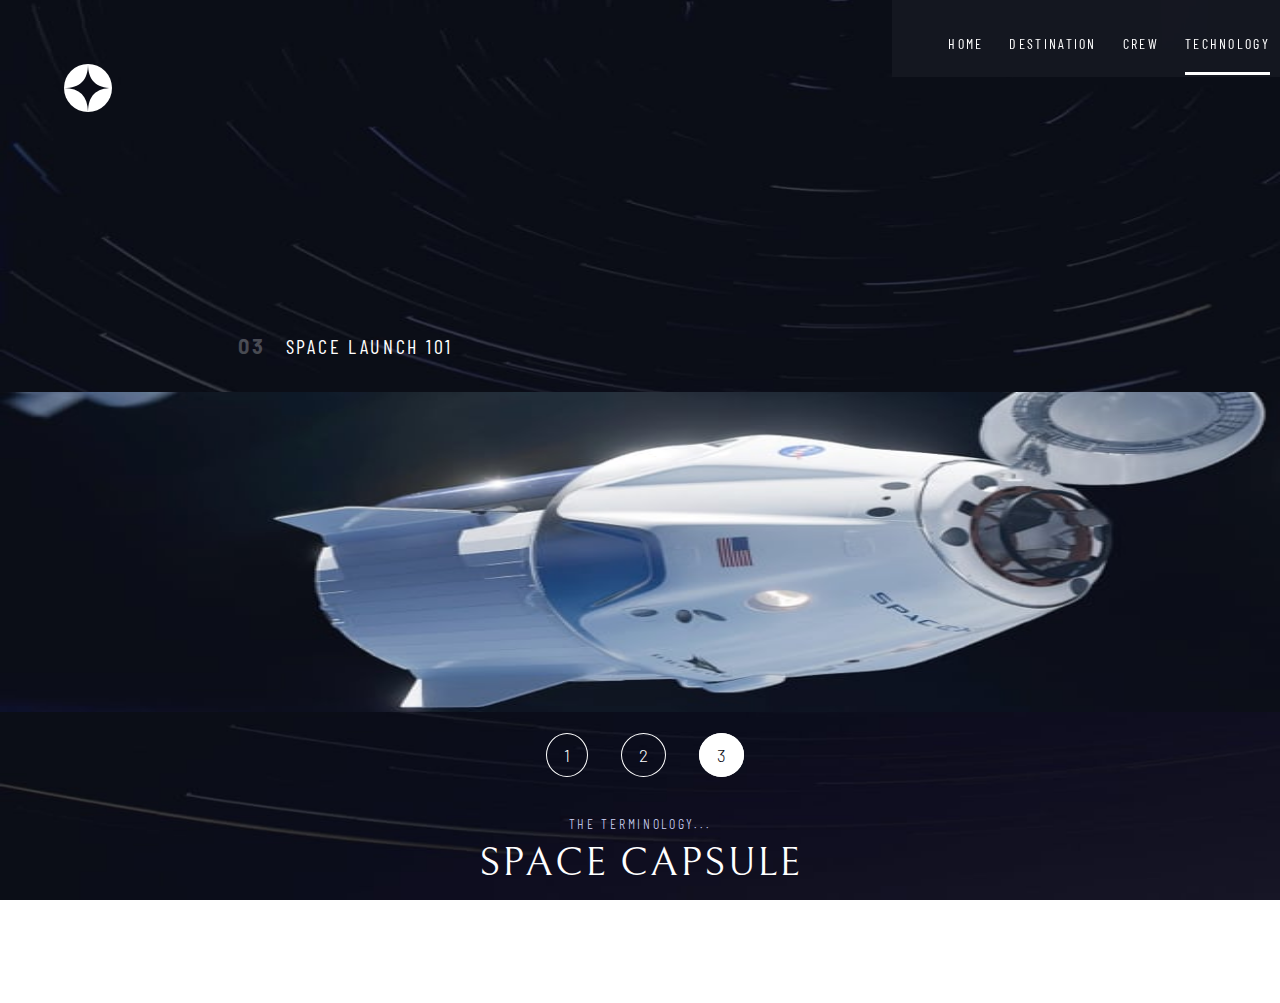
<file: technology-space-capsule.html>
<!DOCTYPE html>
<html lang="en">
<head>
    <meta charset="UTF-8">
    <meta http-equiv="X-UA-Compatible" content="IE=edge">
    <meta name="viewport" content="width=device-width, initial-scale=1.0">
    <link rel="stylesheet" href="styles.css">
    <link rel="preconnect" href="https://fonts.googleapis.com">
<link rel="preconnect" href="https://fonts.gstatic.com" crossorigin>
<link href="https://fonts.googleapis.com/css2?family=Barlow:wght@300;800&display=swap" rel="stylesheet">
    <link href="https://fonts.googleapis.com/css2?family=Bellefair&display=swap" rel="stylesheet">
    <link href="https://fonts.googleapis.com/css2?family=Barlow+Condensed:wght@400;800&display=swap" rel="stylesheet">
    <title>Frontend Mentor | Space-Tourism-Website</title>
</head>
<body>
    <img src="./starter-code/assets/technology/background-technology-desktop.jpg" alt="background-technology-desktop" id="bg-desktop">
    <img src="./starter-code/assets/technology/background-technology-tablet.jpg" alt="background tablet technology" id="bg-tablet">
    <img src="./starter-code/assets/technology/background-technology-mobile.jpg" alt="background mobile technology" id="bg-mobile">
    <header>
        <nav class="navbar">
            <div class="navbar-container container">
                <div>
                    <a href="index.html"><img src="./starter-code/assets/shared/logo.svg" alt="logo" class="logo"></a>
            </div>
                <input type="checkbox" name="" id="">
                <div class="hamburger-lines">
                    <span class="line line1"></span>
                    <span class="line line2"></span>
                    <span class="line line3"></span>
                </div>
                <div class="desktop-line"></div>
                <ul class="menu-items">
                    <li><a href="./index.html"><span>00</span>Home</a></li>
                    <li><a href="./destination-moon.html"><span>01</span>Destination</a></li>
                    <li><a href="./crew-commander.html"><span>02</span>Crew</a></li>
                    <li><a class="current" href="./technology-vehicle.html"><span>03</span>Technology</a></li>
                </ul>
            </div>
        </nav>
    </header>

        <main>
        <div id="header-destination">
        <h2><span>03</span>SPACE LAUNCH 101</h2>
        <img src="./starter-code/assets/technology/image-space-capsule-landscape.jpg" alt="Image Douglas Hurley" id="tech-image">
        </div>
        <div class="tech">
            <ul>
                <li><a href="./technology-vehicle.html" ><span class="number">1</span></a></li>
                <li><a href="./technology-spaceport.html"><span class="number">2</span></a></li>
                <li><a href="./technology-space-capsule.html" class="number-main"><span>3</span></a></li>
            </ul>
        </div>
        <div id="tech-info">
            <h2>The Terminology...</h2>
            <h1>Space Capsule</h1>
            <p>A space capsule is an often-crewed spacecraft that uses a blunt-body reentry capsule to reenter the Earth's atmosphere without wings. Our capsule is where you'll spend your time during the flight. It includes a space gym, cinema, and plenty of other activities to keep you entertained.</p>
        </div> 
    </main>
</body>
</html>
</file>
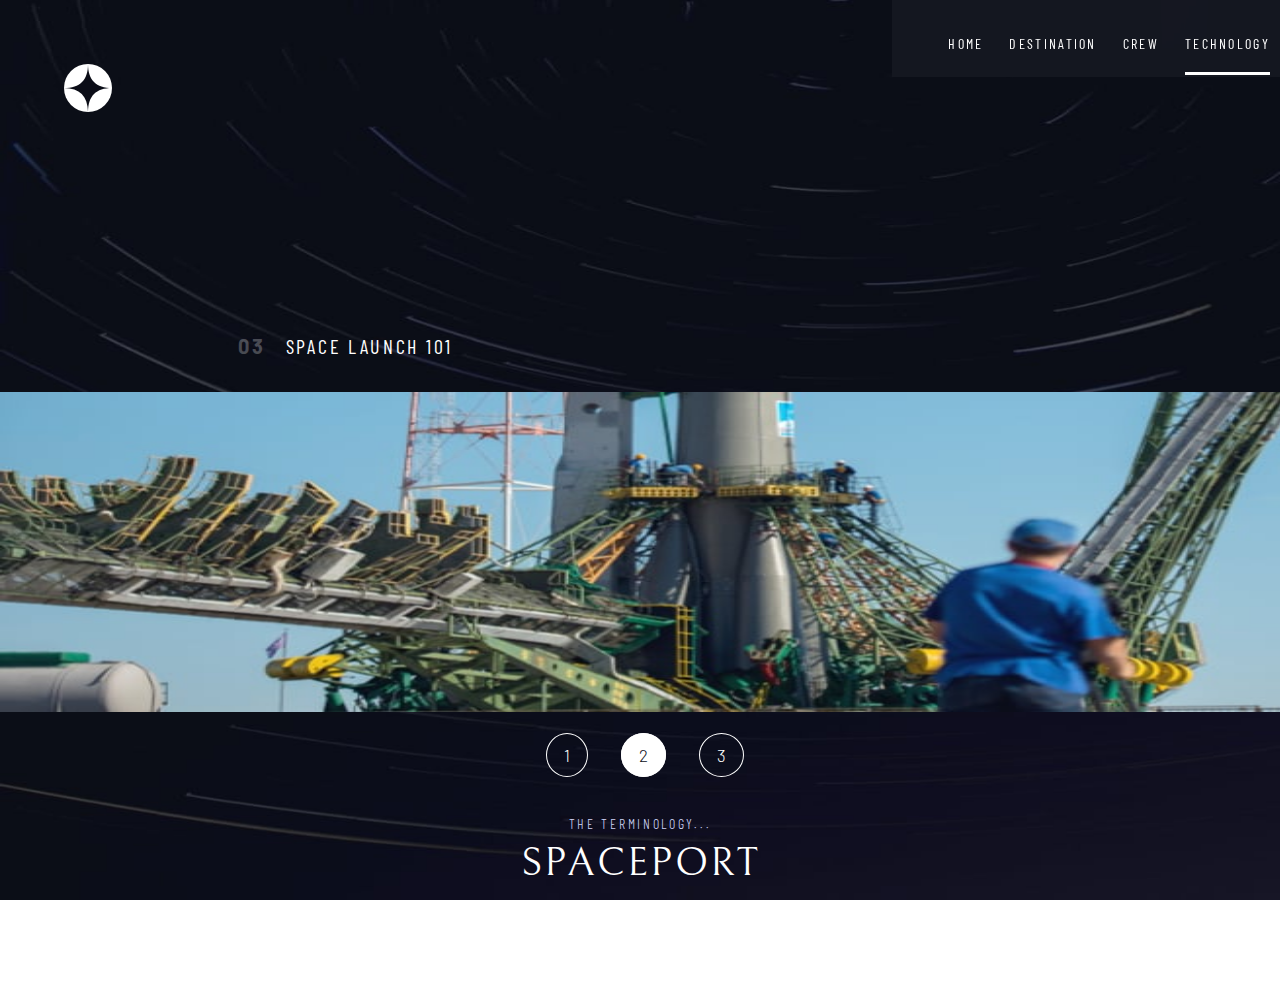
<file: technology-spaceport.html>
<!DOCTYPE html>
<html lang="en">
<head>
    <meta charset="UTF-8">
    <meta http-equiv="X-UA-Compatible" content="IE=edge">
    <meta name="viewport" content="width=device-width, initial-scale=1.0">
    <link rel="stylesheet" href="styles.css">
    <link rel="preconnect" href="https://fonts.googleapis.com">
<link rel="preconnect" href="https://fonts.gstatic.com" crossorigin>
<link href="https://fonts.googleapis.com/css2?family=Barlow:wght@300;800&display=swap" rel="stylesheet">
    <link href="https://fonts.googleapis.com/css2?family=Bellefair&display=swap" rel="stylesheet">
    <link href="https://fonts.googleapis.com/css2?family=Barlow+Condensed:wght@400;800&display=swap" rel="stylesheet">
    <title>Frontend Mentor | Space-Tourism-Website</title>
</head>
<body>
    <img src="./starter-code/assets/technology/background-technology-desktop.jpg" alt="background-technology-desktop" id="bg-desktop">
    <img src="./starter-code/assets/technology/background-technology-tablet.jpg" alt="background tablet technology" id="bg-tablet">
    <img src="./starter-code/assets/technology/background-technology-mobile.jpg" alt="background mobile technology" id="bg-mobile">
    <header>
        <nav class="navbar">
            <div class="navbar-container container">
                <div>
                    <a href="index.html"><img src="./starter-code/assets/shared/logo.svg" alt="logo" class="logo"></a>
            </div>
                <input type="checkbox" name="" id="">
                <div class="hamburger-lines">
                    <span class="line line1"></span>
                    <span class="line line2"></span>
                    <span class="line line3"></span>
                </div>
                <div class="desktop-line"></div>
                <ul class="menu-items">
                    <li><a href="./index.html"><span>00</span>Home</a></li>
                    <li><a href="./destination-moon.html"><span>01</span>Destination</a></li>
                    <li><a href="./crew-commander.html"><span>02</span>Crew</a></li>
                    <li><a class="current" href="./technology-vehicle.html"><span>03</span>Technology</a></li>
                </ul>
            </div>
        </nav>
    </header>

        <main>
        <div id="header-destination">
        <h2><span>03</span>SPACE LAUNCH 101</h2>
        <img src="./starter-code/assets/technology/image-spaceport-landscape.jpg" alt="Image Douglas Hurley" id="tech-image">
        </div>
        <div class="tech">
            <ul>
                <li><a href="./technology-vehicle.html" ><span class="number">1</span></a></li>
                <li><a href="./technology-spaceport.html" class="number-main"><span>2</span></a></li>
                <li><a href="./technology-space-capsule.html"><span class="number">3</span></a></li>
            </ul>
        </div>
        <div id="tech-info">
            <h2>The Terminology...</h2>
            <h1>Spaceport</h1>
            <p>A spaceport or cosmodrome is a site for launching (or receiving) spacecraft, by analogy to the seaport for ships or airport for aircraft. Based in the famous Cape Canaveral, our spaceport is ideally situated to take advantage of the Earth’s rotation for launch.</p>
        </div> 
    </main>
</body>
</html>
</file>
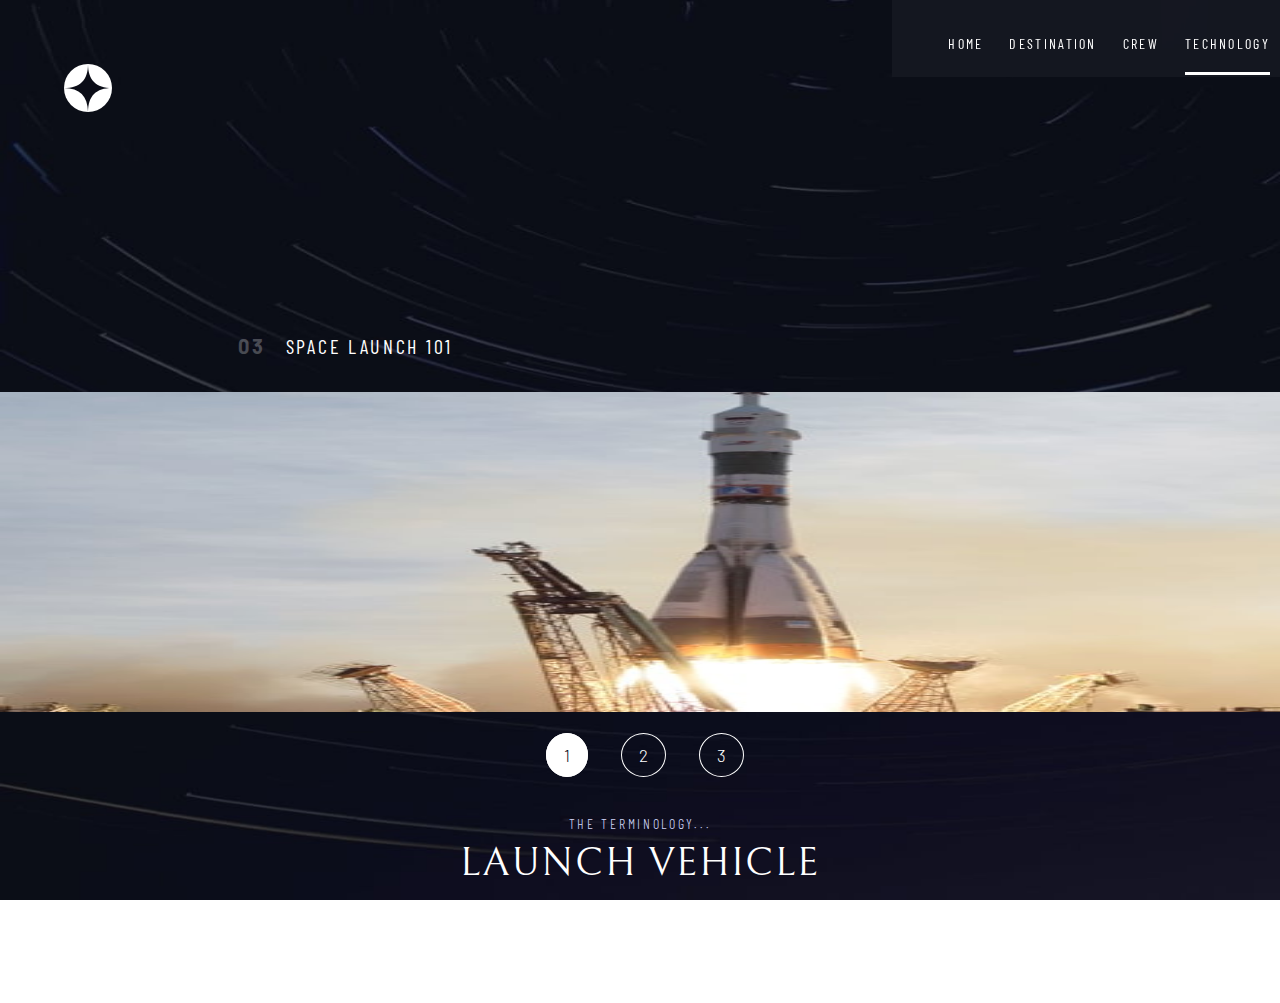
<file: technology-vehicle.html>
<!DOCTYPE html>
<html lang="en">
<head>
    <meta charset="UTF-8">
    <meta http-equiv="X-UA-Compatible" content="IE=edge">
    <meta name="viewport" content="width=device-width, initial-scale=1.0">
    <link rel="stylesheet" href="styles.css">
    <link rel="preconnect" href="https://fonts.googleapis.com">
<link rel="preconnect" href="https://fonts.gstatic.com" crossorigin>
<link href="https://fonts.googleapis.com/css2?family=Barlow:wght@300;800&display=swap" rel="stylesheet">
    <link href="https://fonts.googleapis.com/css2?family=Bellefair&display=swap" rel="stylesheet">
    <link href="https://fonts.googleapis.com/css2?family=Barlow+Condensed:wght@400;800&display=swap" rel="stylesheet">
    <title>Frontend Mentor | Space-Tourism-Website</title>
</head>
<body>
    <img src="./starter-code/assets/technology/background-technology-desktop.jpg" alt="background-technology-desktop" id="bg-desktop">
    <img src="./starter-code/assets/technology/background-technology-tablet.jpg" alt="background tablet technology" id="bg-tablet">
    <img src="./starter-code/assets/technology/background-technology-mobile.jpg" alt="background mobile technology" id="bg-mobile">
    <header>
        <nav class="navbar">
            <div class="navbar-container container">
                <div>
                <a href="index.html"><img src="./starter-code/assets/shared/logo.svg" alt="logo" class="logo"></a>
            </div>
                <input type="checkbox" name="" id="">
                <div class="hamburger-lines">
                    <span class="line line1"></span>
                    <span class="line line2"></span>
                    <span class="line line3"></span>
                </div>
                <div class="desktop-line"></div>
                <ul class="menu-items">
                    <li><a href="./index.html"><span>00</span>Home</a></li>
                    <li><a href="./destination-moon.html"><span>01</span>Destination</a></li>
                    <li><a href="./crew-commander.html"><span>02</span>Crew</a></li>
                    <li><a class="current" href="./technology-vehicle.html"><span>03</span>Technology</a></li>
                </ul>
            </div>
        </nav>
    </header>

        <main>
        <div id="header-destination">
        <h2><span>03</span>SPACE LAUNCH 101</h2>
        <img src="./starter-code/assets/technology/image-launch-vehicle-portrait.jpg" alt="Image Douglas Hurley" id="tech-image">
        </div>
        <div class="tech">
            <ul>
                <li><a href="./technology-vehicle.html" class="desktop-number1 number-main"><span >1</span></a></li>
                <li><a href="./technology-spaceport.html" class="desktop-number2"><span class="number">2</span></a></li>
                <li><a href="./technology-space-capsule.html" class="desktop-number3"><span class="number">3</span></a></li>
            </ul>
        </div>
        <div id="tech-info">
            <h2>The Terminology...</h2>
            <h1>Launch Vehicle</h1>
            <p>A launch vehicle or carrier rocket is a rocket-propelled vehicle used to carry a payload from Earth's surface to space, usually to Earth orbit or beyond. Our WEB-X carrier rocket is the most powerful in operation. Standing 150 metres tall, it's quite an awe-inspiring sight on the launch pad!</p>
        </div> 
    </main>
</body>
</html>
</file>
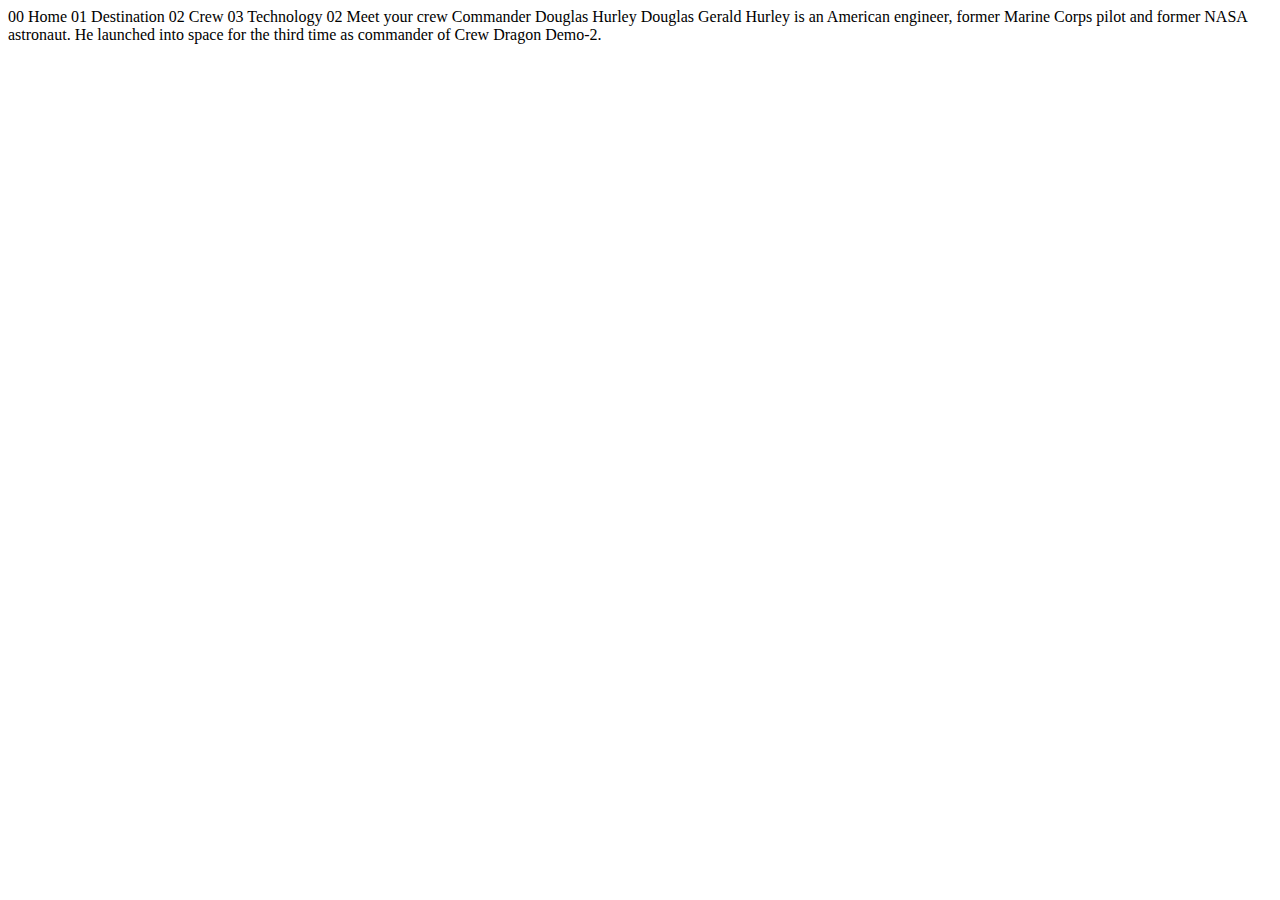
<file: starter-code/crew-commander.html>
<!DOCTYPE html>
<html lang="en">
<head>
  <meta charset="UTF-8">
  <meta name="viewport" content="width=device-width, initial-scale=1.0">

  <link rel="icon" type="image/png" sizes="32x32" href="./assets/favicon-32x32.png">
  
  <title>Frontend Mentor | Space tourism website</title>
</head>
<body>

  00 Home
  01 Destination
  02 Crew
  03 Technology

  02 Meet your crew

  Commander
  Douglas Hurley

  Douglas Gerald Hurley is an American engineer, former Marine Corps pilot 
  and former NASA astronaut. He launched into space for the third time as 
  commander of Crew Dragon Demo-2.
</body>
</html>
</file>
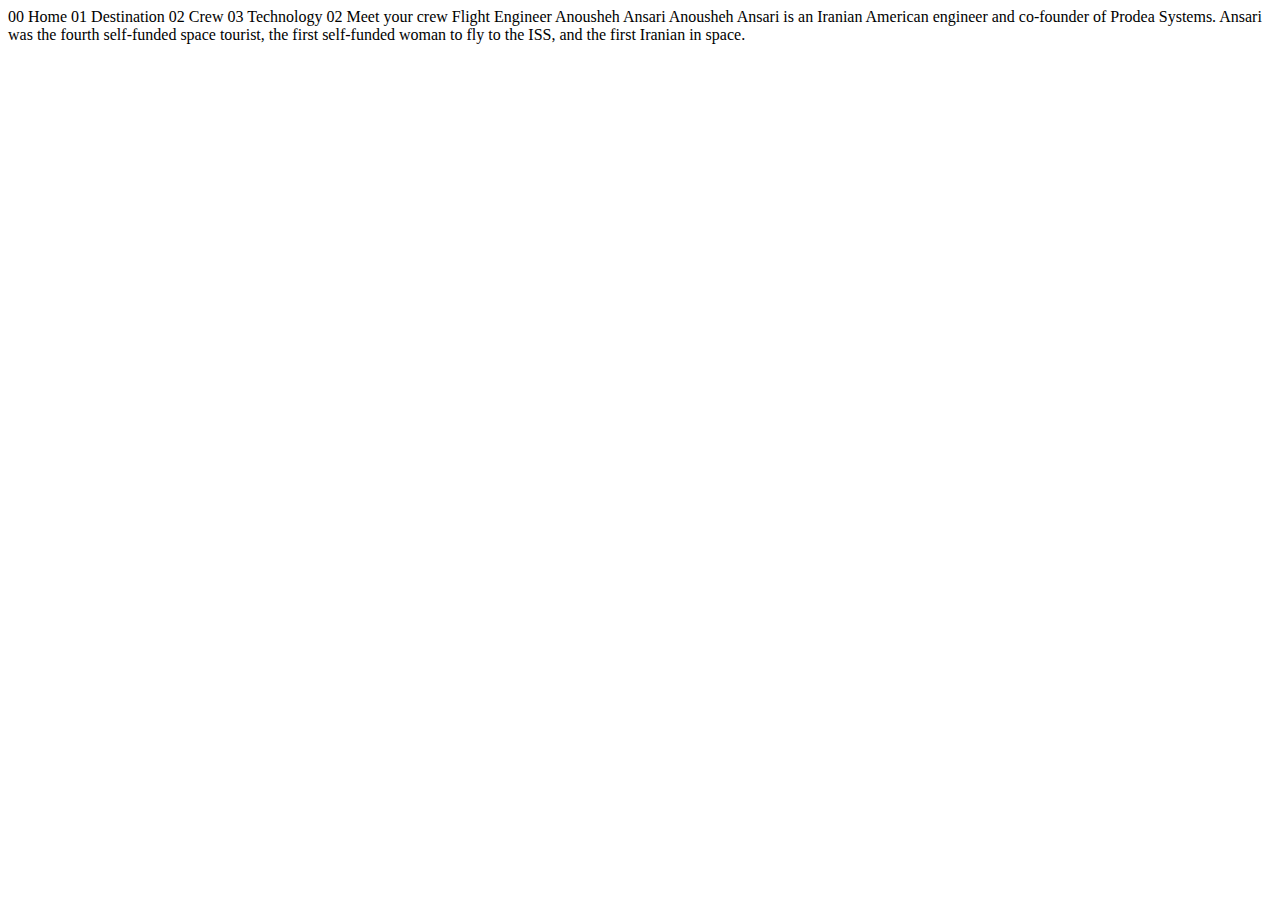
<file: starter-code/crew-engineer.html>
<!DOCTYPE html>
<html lang="en">
<head>
  <meta charset="UTF-8">
  <meta name="viewport" content="width=device-width, initial-scale=1.0">

  <link rel="icon" type="image/png" sizes="32x32" href="./assets/favicon-32x32.png">
  
  <title>Frontend Mentor | Space tourism website</title>
</head>
<body>

  00 Home
  01 Destination
  02 Crew
  03 Technology

  02 Meet your crew

  Flight Engineer
  Anousheh Ansari

  Anousheh Ansari is an Iranian American engineer and co-founder of Prodea Systems. 
  Ansari was the fourth self-funded space tourist, the first self-funded woman to 
  fly to the ISS, and the first Iranian in space. 
</body>
</html>
</file>
<file: styles.css>
html,
body,
div,
span,
applet,
object,
iframe,
h1,
h2,
h3,
h4,
h5,
h6,
p,
blockquote,
pre,
a,
abbr,
acronym,
address,
big,
cite,
code,
del,
dfn,
em,
img,
ins,
kbd,
q,
s,
samp,
small,
strike,
strong,
sub,
sup,
tt,
var,
b,
u,
i,
center,
dl,
dt,
dd,
ol,
ul,
li,
fieldset,
form,
label,
legend,
table,
caption,
tbody,
tfoot,
thead,
tr,
th,
td,
article,
aside,
canvas,
details,
embed,
figure,
figcaption,
footer,
header,
hgroup,
menu,
nav,
output,
ruby,
section,
summary,
time,
mark,
audio,
video {
  border: 0;
  font-size: 100%;
  font-family: 'Barlow', sans-serif;
  font-weight: 300;
  vertical-align: baseline;
}

/* HTML5 display-role reset for older browsers */
article,
aside,
details,
figcaption,
figure,
footer,
header,
hgroup,
menu,
nav,
section {
  display: block;
}

body,
html {
  width: 100%;
  height: 100%;
  overflow-x: hidden;
  margin: 0;
  padding: 0;
}

body {
  line-height: 1;
}

#bg-mobile {
position: absolute;
width: 100%;
height: 100%;
  background-position: center center;
  background-attachment: fixed;
  background-size: cover;
  background-repeat: no-repeat;
}

#bg-tablet{
  display: none;
}

#bg-desktop{
  display: none;
}

ol,
ul {
  list-style: none;
}

blockquote,
q {
  quotes: none;
}

blockquote:before,
blockquote:after,
q:before,
q:after {
  content: '';
  content: none;
}

table {
  border-collapse: collapse;
  border-spacing: 0;
}


.logo {
  /* width: 40px; */
    position: absolute;
    top: 5vw;
    left: 5vw;
}



.content {
  position: relative;
  font-size: 15px;
  font-weight: 300;
  top: 23vw;
  color: #D0D6F9;
  text-align: center;
  margin: 10px 15px;
  height: 29vh;
}

h2 {
  letter-spacing: 1px;
  font-family: 'Barlow Condensed', sans-serif;
  font-size: 16px;
  line-height: 19px;
  letter-spacing: 2.7px;
}

h1 {
  font-family: 'Bellefair', sans-serif;
  margin: 30px 0;
  letter-spacing: 2px;
  font-size: 15vw;
  position: relative;
  z-index: 1;
  color: #FFFFFF;
}

p {
  line-height: 25px;
}

.explore-button {
  position: relative;
  top: 50vw;
  left: 30vw;
}

#explore {
  font-family: 'Bellefair', sans-serif;
  font-size: 5vw;
  font-weight: 400;
  color: #0B0D17;
  background-color: #FFFFFF;
  text-transform: uppercase;
  letter-spacing: 1.25px;
  text-align: center;
  width: 42vw;
  height: 42vw;
  border-radius: 50%;
  border: none;
}

/* navbar desktop */

.navbar input[type="checkbox"],
.navbar .hamburger-lines {
  display: none;
}

.navbar {
  box-shadow: 0px 5px 10px 0px transparent;
  position: fixed;
  width: 100%;
  background: transparent;
  color: #000;
  height: 50px;
  z-index: 12;
}

.navbar-container {
  display: flex;
  justify-content: space-between;
  height: 64px;
  align-items: center;
}

.menu-items {
  display: flex;
  background: rgba(255, 255, 255, 0.04);
  backdrop-filter: blur(40.7742px);
  height: 90px;
}

.menu-items li {
  list-style: none;
  margin-top: 50px;
  margin-left: 1rem;
  margin-right: 10px;
  margin-bottom: 0.5rem;
  font-size: 14px;
}

.menu-items a {
  text-decoration: none;
  color: white;
  font-weight: 400;
  text-transform: uppercase;
  letter-spacing: 2.3px;
  transition: color 0.3s ease-in-out;
  font-family: 'Barlow Condensed', sans-serif;
}


.menu-items a:hover {
  color: #117964;
  transition: color 0.3s ease-in-out;
}




#header-destination{
  font-family: 'Barlow Condensed', sans-serif;
  position: relative;
  top: 10vw;
  /* left: 5vw; */
  color: #FFFFFF;
  text-align: center;
  line-height: 19px;
  margin: 10px 15px;
  /* width: 327px; */
}

#header-destination span{
  font-weight: 700;
  opacity: 0.25;
  letter-spacing: 2.7px;
  margin-right: 20px;
}

#header-destination h2{
  font-weight: 400;
  font-size: 14px;

}

#header-destination img{
  margin-top: 20px;
  margin-bottom: 50px;
  width: 50vw;
  height: 50vw;
}

.destinations{
  text-align: center;
}

.destinations li{
  display: inline;
  /* left: 25px; */
  padding-right: 30px;
  position: relative;
  letter-spacing: 2.3625px;
}

.destinations a{
  font-family: 'Barlow Condensed', sans-serif;
  color: #D0D6F9;
  font-size: 3.7vw;
  text-transform: uppercase;
  text-decoration: none;
}

.destinations span{
  color: #FFFFFF;
  font-family: 'Barlow Condensed', sans-serif;
  padding-bottom: 10px;
  border-bottom: #FFFFFF 0.25em solid;
}

#content {
position: relative;
font-size: 15px;
font-weight: 300;
/* left: 5vw; */
color: #D0D6F9;
text-align: center;
margin: 10px 15px;
/* width: 327px; */
}

#content h1{
  font-family: 'Bellefair', sans-serif;
  text-transform: uppercase;
  font-size: 13vw;
  margin-bottom: 5px;
}

#content p {
  margin-top: 5px;
}

.break-line {
  width: 88vw;
    height: 20px;
    left: 34px;
    border-bottom: 1px solid #383B4B;
    position: relative;
}

.infos{
  font-family: 'Barlow Condensed', sans-serif;
  position: relative;
  text-transform: uppercase;
font-size: 14px;
font-weight: 300;
/* left: 5vw; */
color: #D0D6F9;
text-align: center;
margin: 10px 15px;
/* width: 327px; */
}

.infos p{
  font-family: 'Bellefair', sans-serif;
  font-size: 28px;
  color: #FFFFFF;
}

#crew-image{
  width: 177px !important;
  height: 222px !important;
}

.break-line-crew {
  width: 88vw;
  top: -53px;
  left: 10px;
    border-bottom: 1px solid #383B4B;
    position: relative;
}

.crew{
  text-align: center;
}
.crew li {
  display: inline;
  /* left: 90px; */
  padding-right: 30px;
  list-style-type: circle;
  position: relative;
  font-size: 8px;
}

.crew a{
  background-color: #FFFFFF;
  opacity: 0.17;
  border-radius: 50%;
}

.point-main{
  opacity: 1 !important;
}
.point {
  display: inline;
  left: 25px;
  padding: 5px;
  list-style-type: circle;
  position: relative;
}

#crew-info {
  font-family: 'Bellefair', sans-serif;
  text-align: center;
  color: #FFFFFF;
}

#crew-info h1{
  position: relative;
  font-size: 24px ;
  top: 20px;
  text-transform: uppercase;
}

#crew-info h2{
  position: relative;
  font-size: 16px;
  opacity: 0.5;
  top: 40px;
  text-transform: uppercase;
}

#crew-info p{
  padding: 20px;
  position: relative;
  font-family: 'Barlow', sans-serif;
  font-size: 15px;
  color: #D0D6F9;
  top: 20px;
  /* width: 327px;
  left: 30px; */
}

#tech-image{
  position: relative;
  width: 120% !important;
  height: 170px !important;
  left: -35px;
}

.tech{
  text-align: center;
}

.tech ul {
  margin-bottom: 40px;
}

.tech li{
  top: 30px;
    display: inline;
    /* left: 60px; */
    padding-right: 30px;
    list-style-type: decimal;
    position: relative;
    font-size: 17px;
}

.tech a{
  border: 1px solid #FFFFFF;
  text-decoration: none;
  background-color: transparent;
  border-radius: 50%;
  padding: 11px 17px;
}

.number{
  color: #FFFFFF;
  display: inline;
  list-style-type: decimal;
  position: relative;
}

.number-main{
  color: #0B0D17 !important;
  background-color: #FFFFFF !important;
  opacity: 1 !important;
}

#tech-info {
  font-family: 'Bellefair', sans-serif;
  text-align: center;
  color: #FFFFFF;
}

#tech-info h1{
  position: relative;
  font-size: 24px ;
  top: 20px;
  text-transform: uppercase;
}

#tech-info h2{
  color: #D0D6F9;
  position: relative;
  font-size: 14px;
  top: 40px;
  text-transform: uppercase;
}

#tech-info p{
  position: relative;
  font-family: 'Barlow', sans-serif;
  font-size: 15px;
  color: #D0D6F9;
  top: 20px;
  padding: 20px;
  /* width: 327px;
  left: 30px; */
}


@media screen and (max-width: 469px) {
  .navbar {
    position: relative;
    z-index: 10;
    top: -8px;
  }
  
  .navbar-container input[type="checkbox"],
  .navbar-container .hamburger-lines {
    display: block;
  }
  
  .navbar-container {
    display: block;
    position: relative;
    height: 64px;
  }
  
  .navbar-container input[type="checkbox"] {
    position: absolute;
    display: block;
    height: 32px;
    width: 30px;
    top: 30px;
    left: 85vw;
    z-index: 5;
    opacity: 0;
  }
  
  .navbar-container .hamburger-lines {
    display: block;
    height: 23px;
    width: 35px;
    position: absolute;
    top: 30px;
    left: 85vw;
    z-index: 2;
    display: flex;
    flex-direction: column;
    justify-content: space-between;
  }
  
  .navbar-container .hamburger-lines .line {
    display: block;
    height: 4px;
    width: 100%;
    border-radius: 10px;
    background: #D0D6F9;
  }
  
  .navbar-container .hamburger-lines .line1 {
    transform-origin: 0% 0%;
    transition: transform 0.4s ease-in-out;
  }
  
  .navbar-container .hamburger-lines .line2 {
    transition: transform 0.2s ease-in-out;
  
  }
  
  .navbar-container .hamburger-lines .line3 {
    transform-origin: 0% 100%;
    transition: transform 0.4s ease-in-out;
  
  }
  
  .navbar .menu-items {
    padding-top: 100px;
    background: rgba(255, 255, 255, 0.04);
    backdrop-filter: blur(40.7742px);
    height: 100vh;
    max-width: 300px;
    transform: translate(150%);
    display: flex;
    flex-direction: column;
    margin-top: 10px;
    margin-left: 130px;
    transition: transform 0.5s ease-in-out;
    box-shadow: 5px 0px 10px 0px #aaa;
  }
  
  .navbar .menu-items li {
    margin-top: 1.5rem;
    margin-bottom: 1.5rem;
    font-size: 1.3rem;
    font-weight: 500;
  }
  
  .navbar .menu-items li a {
    color: white;
    text-transform: uppercase;
    font-size: 16px;
    letter-spacing: 2px;
    text-decoration: none;
  }
  
  .navbar .menu-items li a span {
    font-weight: 800;
    margin-right: 12px;
  }
  
  
  .navbar-container input[type="checkbox"]:checked~.menu-items {
    transform: translateX(0);
  }
  
  .navbar-container input[type="checkbox"]:checked~.hamburger-lines .line1 {
    transform: rotate(35deg);
  }
  
  .navbar-container input[type="checkbox"]:checked~.hamburger-lines .line2 {
    transform: scaleY(0);
  }
  
  .navbar-container input[type="checkbox"]:checked~.hamburger-lines .line3 {
    transform: rotate(-35deg);
  }
}

@media screen and (min-width: 470px) {
  .menu-items span {
    display: none;
  }
  .menu-items {
    padding-left: 10px;
  }
  .current {
    color: #FFFFFF;
    font-family: 'Barlow Condensed', sans-serif;
    padding-bottom: 20px;
    border-bottom: #FFFFFF 0.25em solid;
}
  .content{
    top: 30vw;
  } 

  #header-destination {
    top: 25vw;
  }
  .destinations{
    position: relative;
    top: 30vw;
  }
  #content{
    top: 32vw;
  }
  .break-line{
    top: 32vw;
  }
  .infos{
    top: 32vw;
  }
  .crew{
    position: relative;
    top: 20vw;
  }
  #crew-info{
    position: relative;
    top: 20vw;
  }
  .tech{
    position: relative;
    top: 15vw;
  }
  #tech-info{
    position: relative;
    top: 15vw;
  }
}

@media screen and (min-width: 600px) {
  #bg-desktop{
    display: none;
  }
  #bg-mobile {
    display: none;
  }
  #bg-tablet {
    display: block;
    position: absolute;
width: 100%;
height: 100%;
  background-position: center center;
  background-attachment: fixed;
  background-size: cover;
  background-repeat: no-repeat;
  }
  .menu-items {
    padding-left: 40px;
    
  }
  h1{
    font-size: 17vw;
  }
  #explore{
    margin-top: -55px;
    position: relative;
    font-size: 32px;
    left: 40px;
    width: 30vw;
    height: 30vw;
  }
  #header-destination h2{
    position: relative;
    left: -23vw;
    font-size: 20px;
  }
  #header-destination img{
    width: 40vw;
    height: 40vw;
  }
  .destinations{
    top: 23vw;
  }
  .destinations a{
    font-size: 16px;
  }
  #content{
    top: 28vw;
  }
  #content h1{
    font-size: 70px;
  }
  .break-line{
    top: 28vw;
  }
  .infos{
    display: flex;
    top: 30vw;
  }
  .KM{
    position: relative;
    left: 20vw;
  }
  .time{
    position: relative;
    left: 40vw;
  }
  #crew-image{
    position: absolute;
    left: 160px;
    top: 320px;
    width:400px !important;
    height: 500px !important;
  }
  .crew{
    top: 60vw;
  }
  #crew-info h2{
    font-size: 24px;
  }
  #crew-info h1{
    font-size: 30px;
  }
  #crew-info p{
    padding-top: 0px;
  }
  .break-line-crew{
    display: none;
  }
  #tech-image{
    width: 120% !important;
    height: 310px !important; 
    left: -15px;
   }
   #tech-info h1{
    font-size: 40px;
   }
}

@media screen and (min-width: 900px) {
  #explore{
    width: 25vw;
    height: 25vw;
    left: 10vw;
    top: -5vw;
  }
  .KM{
    left: 27vw;
  }
  .break-line{
    width: 93vw;
  }
  .crew{
    top: 50vw;
  }
  #tech-image{
    width: 120% !important;
    height: 320px !important;
  }
  .tech{
    top: 20vw;
  }
  #tech-info{
    top: 20vw;
  }
}

@media screen and (min-width: 1440px) {
  #bg-tablet{
    display: none;
  }
  #bg-desktop{
    display: block;
    position: absolute;
    width: 100%;
height: 105%;
  background-position: center center;
  background-attachment: fixed;
  background-size: cover;
  background-repeat: no-repeat;
  }
  .navbar-container{
    margin-top: 55px;
    
  }
  .menu-items{
    width: 800px;
    height: 100px;
    padding-left: 60px;
  }
  .current{
    padding-bottom: 30px;
  }
  .menu-items span{
    font-weight: 700;
    display: inline;
    padding-right: 7px;
  }
  .desktop-line{
    width: 30vw;
    height: 20px;
    left: 180px;
    border-bottom: 1px solid #FFFFFF;
    opacity: 0.25;
    position: absolute;
    z-index: 2;
  }
  .content{
    width: 455px;
    text-align: left;
    left: 130px;
    top: 28vw;
  }
  .content h1{
    font-size: 150px;
  }
  .content h2{
    font-size: 28px;
  }
  .content p{
    font-size: 18px;
  }
  .explore-button{
    position: absolute;
    left: 65vw;
    top: 38vw;
  }
  #explore{
    width: 20vw;
    height: 20vw;
  }
  #header-destination{
    position: relative;
    left: -300px;
    top: 200px;
  }
  #header-destination h2{
    left: -10vw;
  }
  #header-destination img{
    width: 30vw;
    height: 30vw;
    margin-top: 100px;
  }
  .destinations{
    position: absolute;
    left: 55vw;
  }
  #content{
    position: absolute;
    width: 444px;
    left: 56vw;
    text-align: left;
    top: 27vw;
  }
  #content h1{
    width: 333px;
    font-size: 100px;
  }
  #content p{
    font-size: 18px
  }
  .break-line{
    position: absolute;
    width: 444px;
    left: 56vw;
    top: 47vw;
  }
  .infos{
    position: absolute;
    left: 26vw;
    top: 50vw;
  }
  .KM{
    left: 32vw;
  }
  .crew{
    left: -33vw;
  }
  #crew-info{
    width: 444px;
    text-align: left;
    left: 12vw;
    top: 18vw;
  }
  #crew-info h1{
    font-size: 56px;
    width: 700px;
  }
  #crew-info h2{
    font-size: 32px;
    left: 5px;
    padding-bottom: 10px;
  }
  #crew-info p{
    font-size: 18px;
    left: -15px;
  }
  #crew-image{
    position: absolute;
    left: 75vw;
    top: -8vw;
    width: 568px !important;
    height: 712px !important;
  }
  #tech-image{
    position: absolute;
    width: 452px !important;
    height: 558px !important;
    left: 89vw;
    top: -6vw;
    object-fit:none;
  }
  .tech li{
    position: relative;
    display: block;
    margin: 70px;
    left: -37vw;
    top: -1vw;
  }
  .tech a{
    padding: 20px 28px
  }
  #tech-info{
    position: absolute;
    width: 444px;
    text-align: left;
    left: 25vw;
  }
  #tech-info h1{
    font-size: 56px;
    width: 700px;
  }
  #tech-info h2{
    font-size: 16px;
  }
  #tech-info p{
    font-size: 18px;
    left: 0.5vw;
    top: 1vw;
    padding: 0;
  }
}
@media screen and (min-width: 1700px) {
  #bg-desktop{
    display: block;
    position: absolute;
    width: 100%;
height: 120%;
  background-position: center center;
  background-attachment: fixed;
  background-size: cover;
  background-repeat: no-repeat;
  }
  .logo{
    top: 4vw;
  }
  .desktop-line{
    left: 12vw;
    width: 40vw;
  }
  #header-destination{
    left: 15vw;
    top: 10vw;
    position: fixed;
  }
  #crew-image{
    left: 40vw;
    top: -1vw;
  }
  .crew{
    top: 45vw;
  }
  #crew-info{
    top: 20vw;
  }
  #tech-image{
    top: -4vw;
    left: 60vw;
  }
  .tech li{
    top: 8vw;
  }
  #tech-info{
    top: 27vw;
  }
}
</file>
